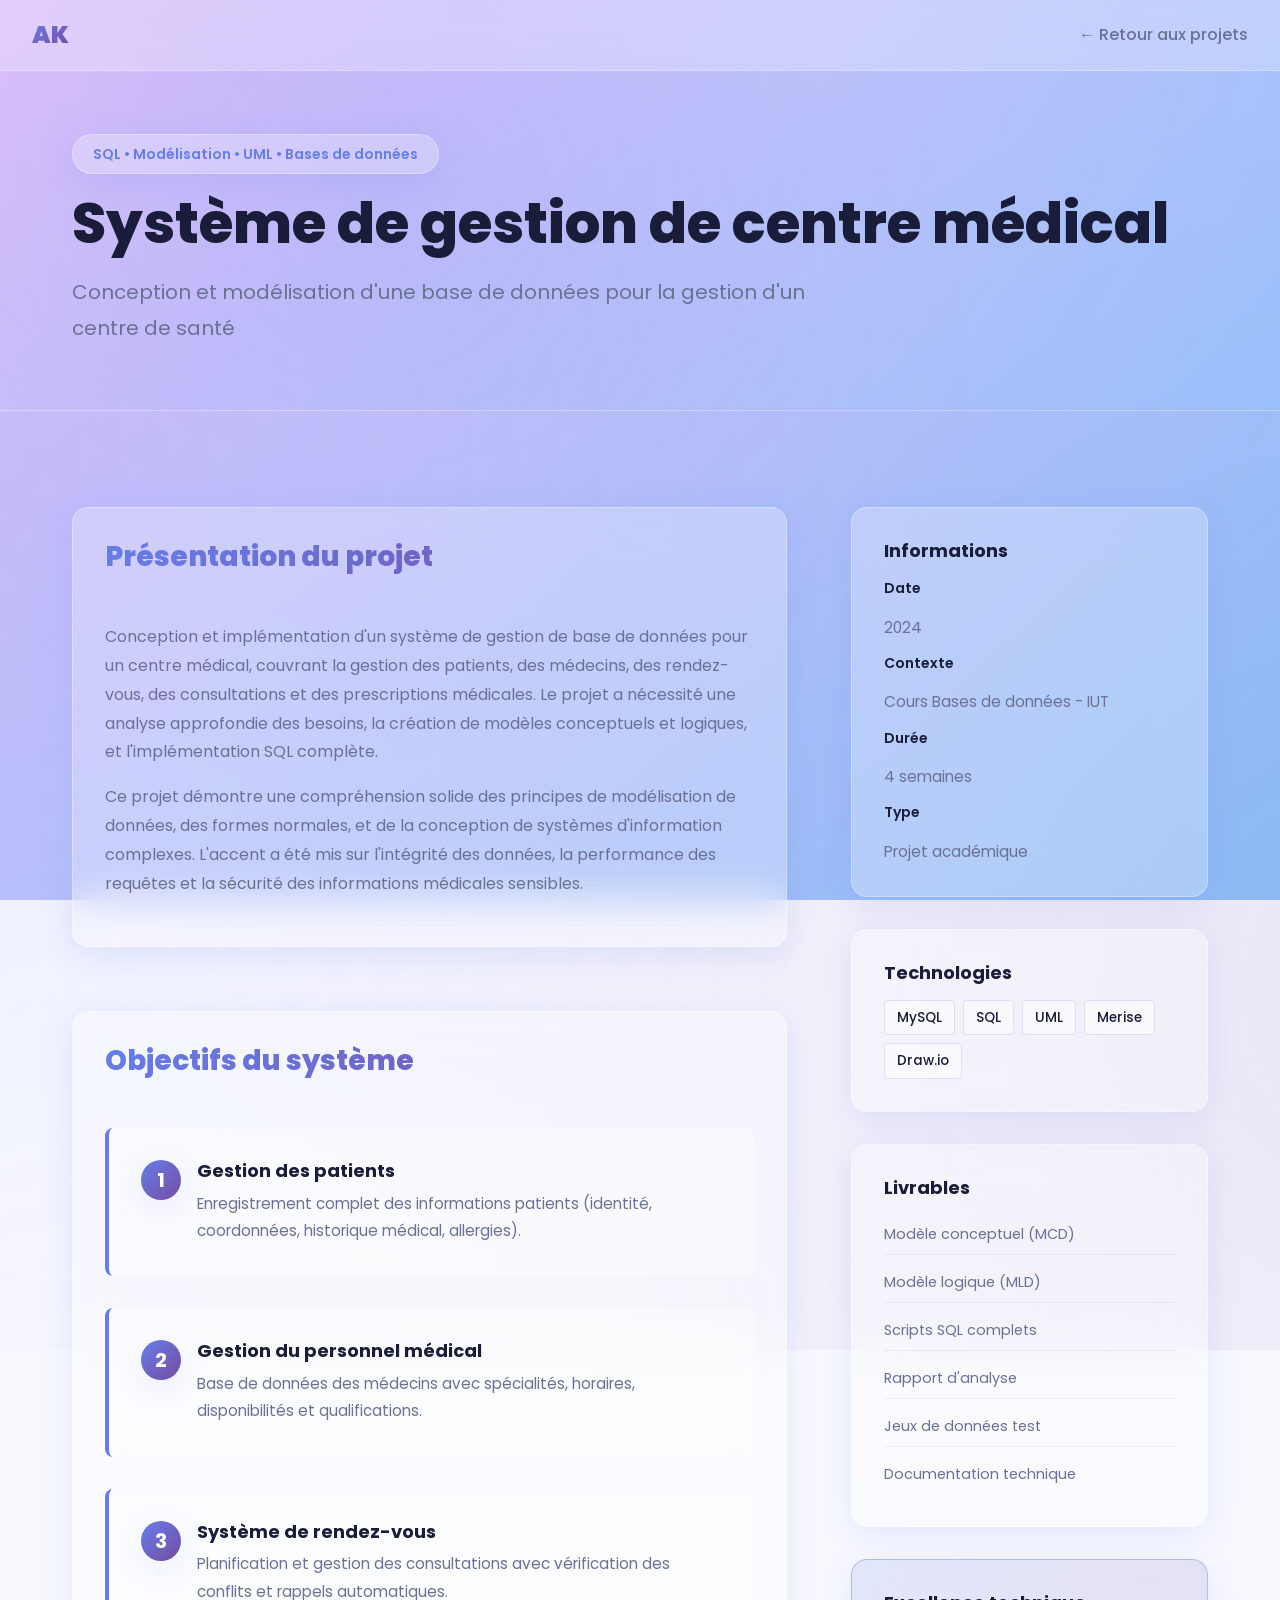
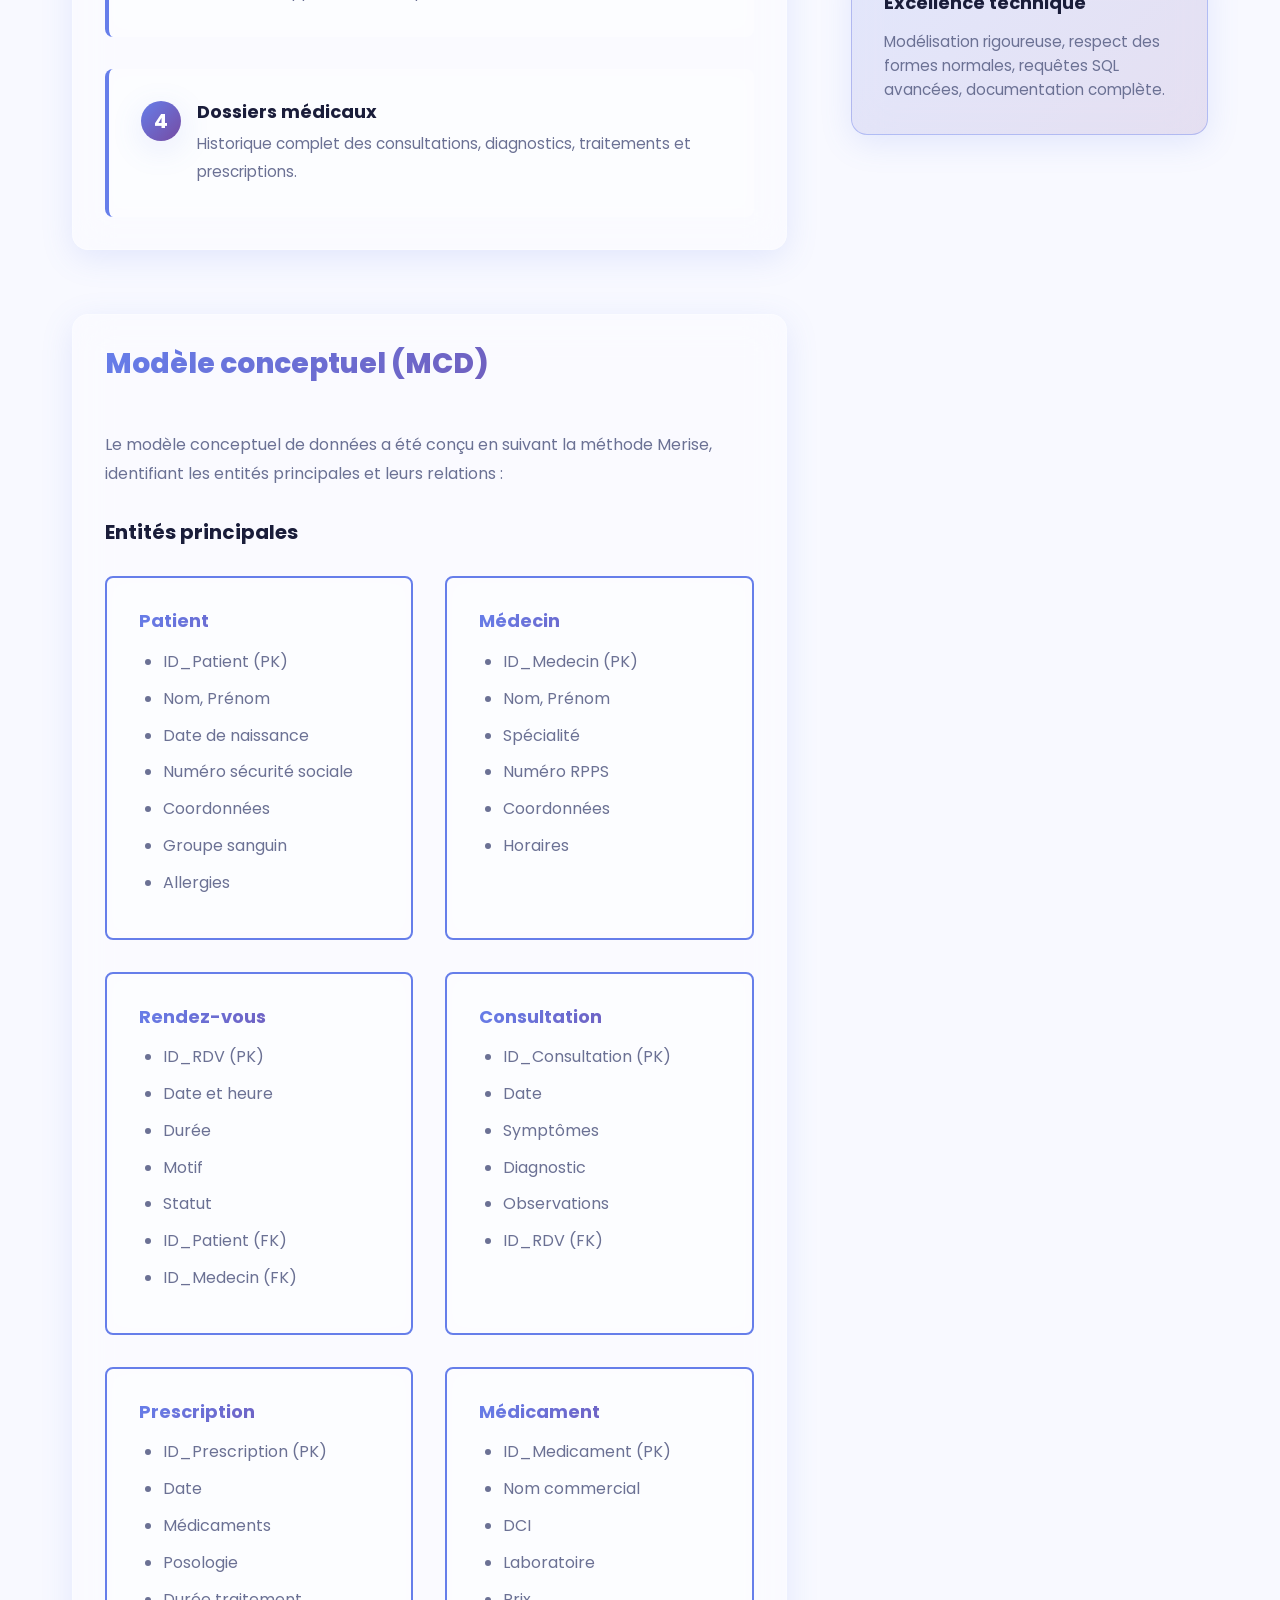
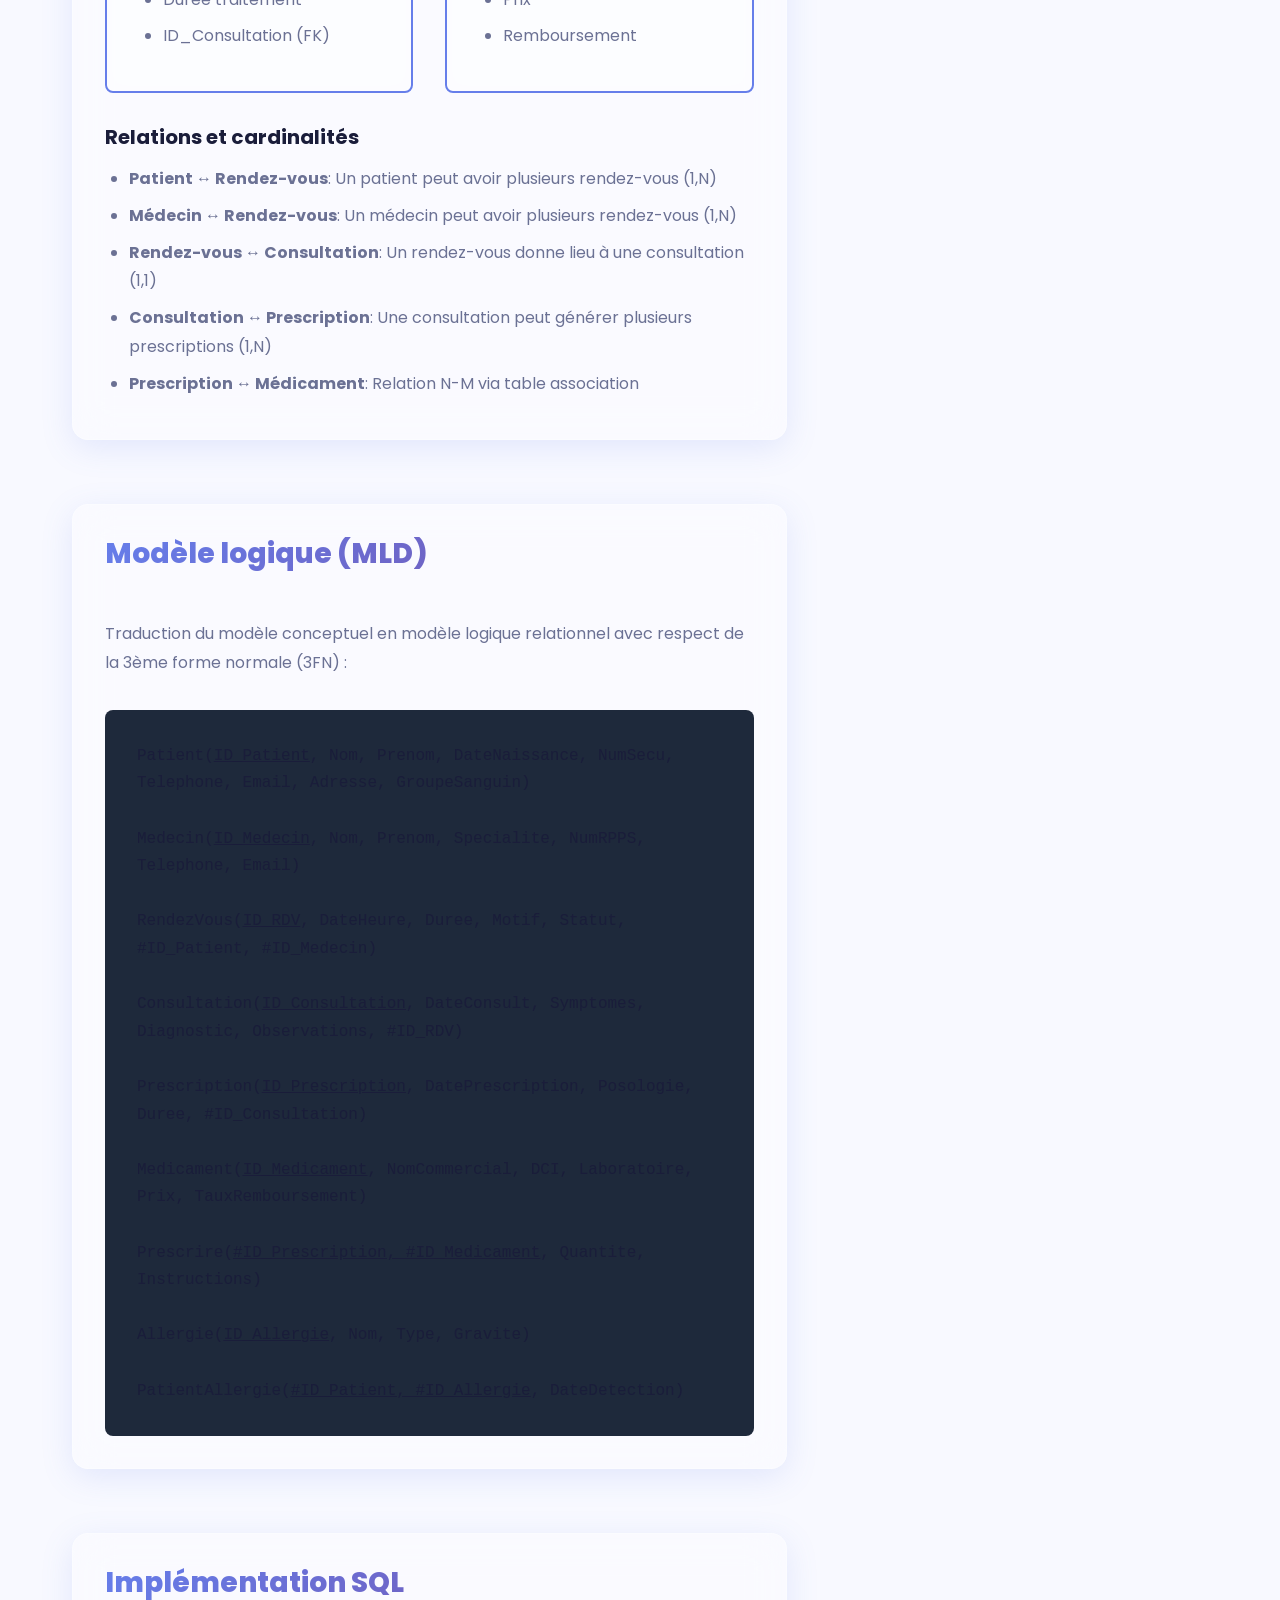
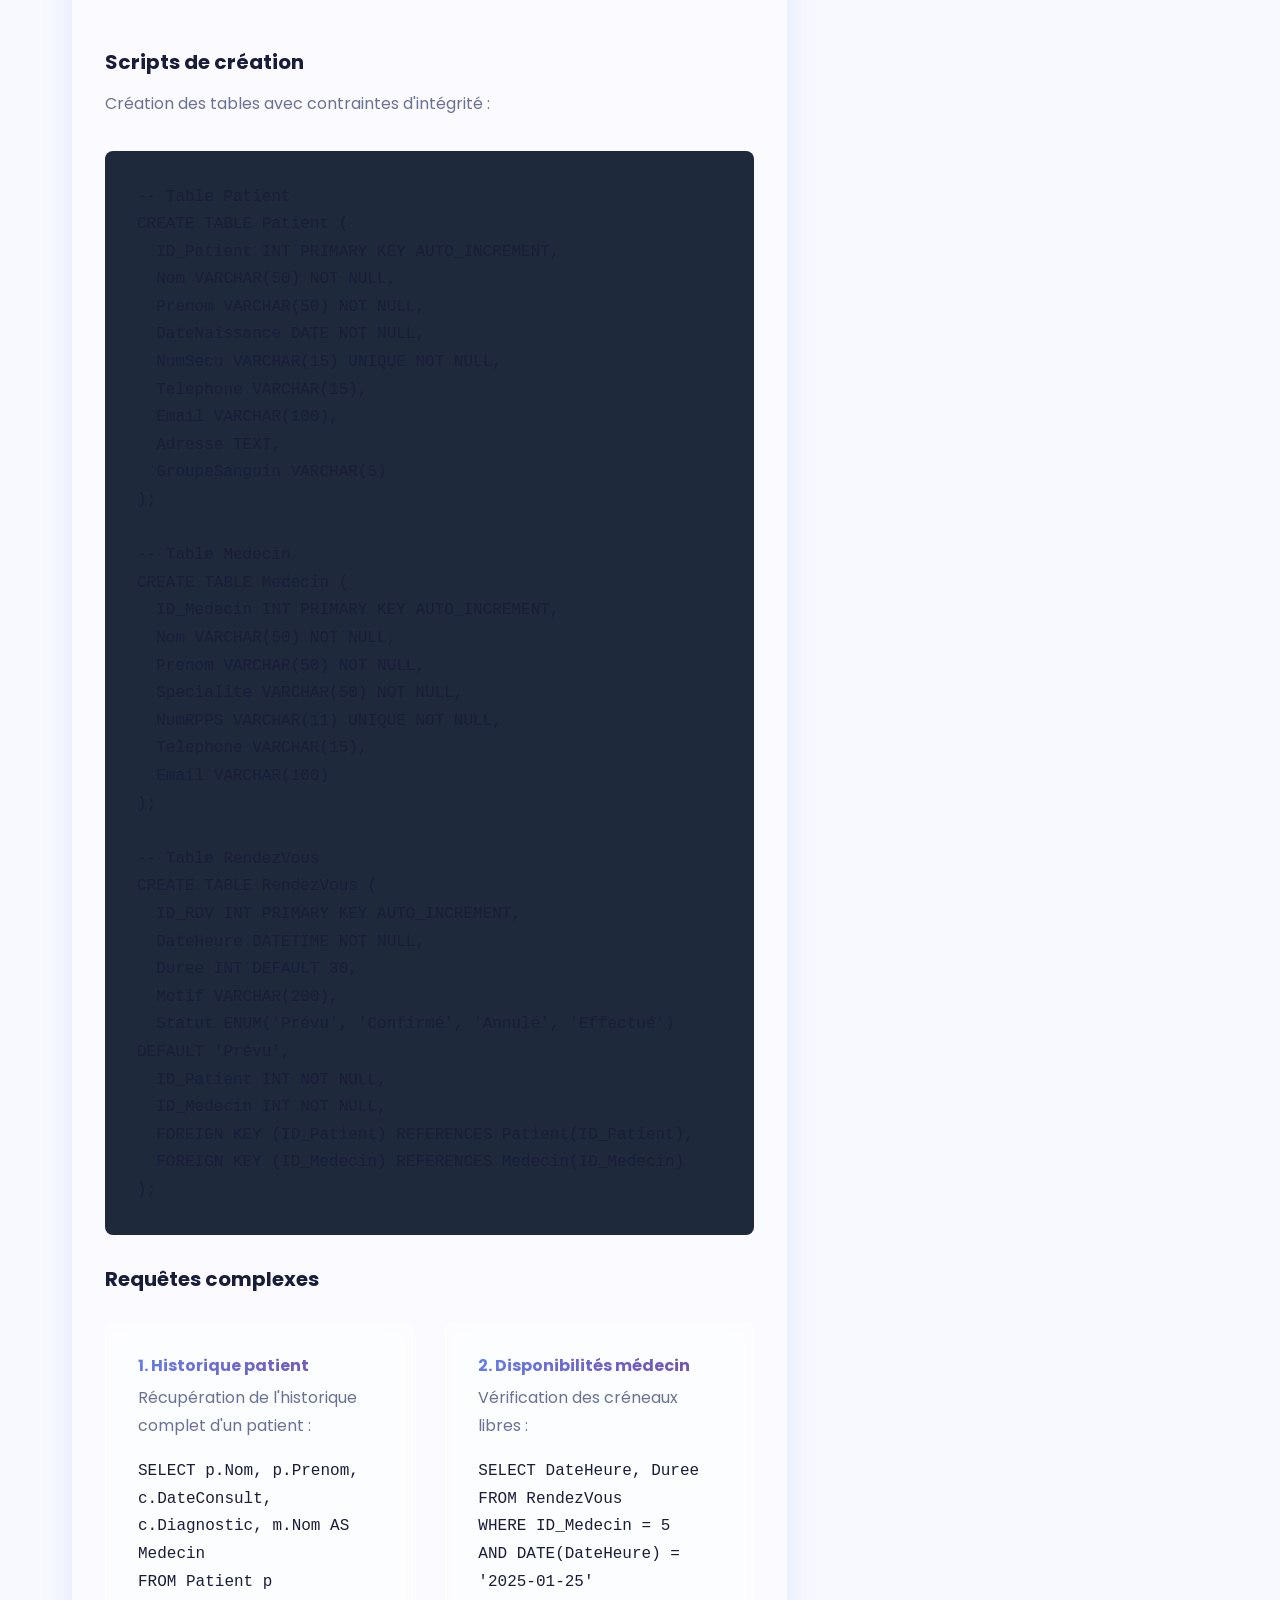
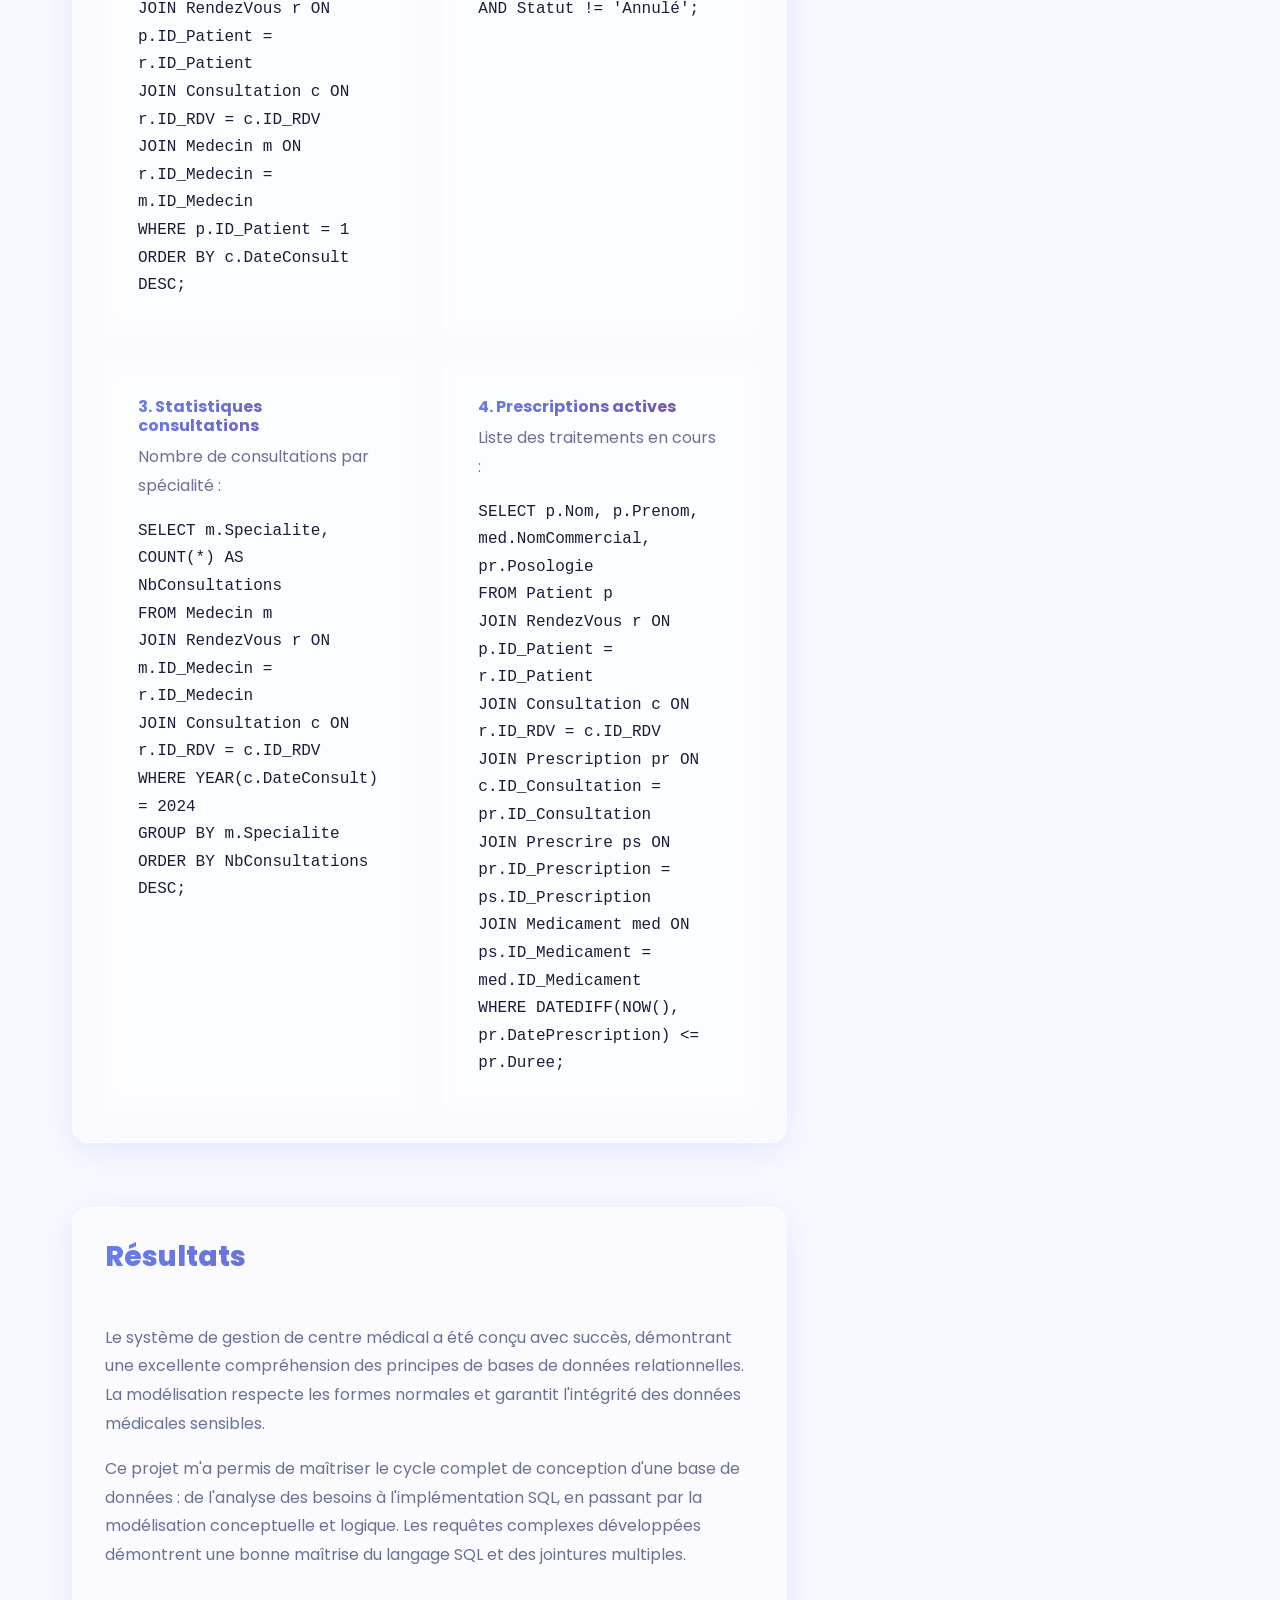
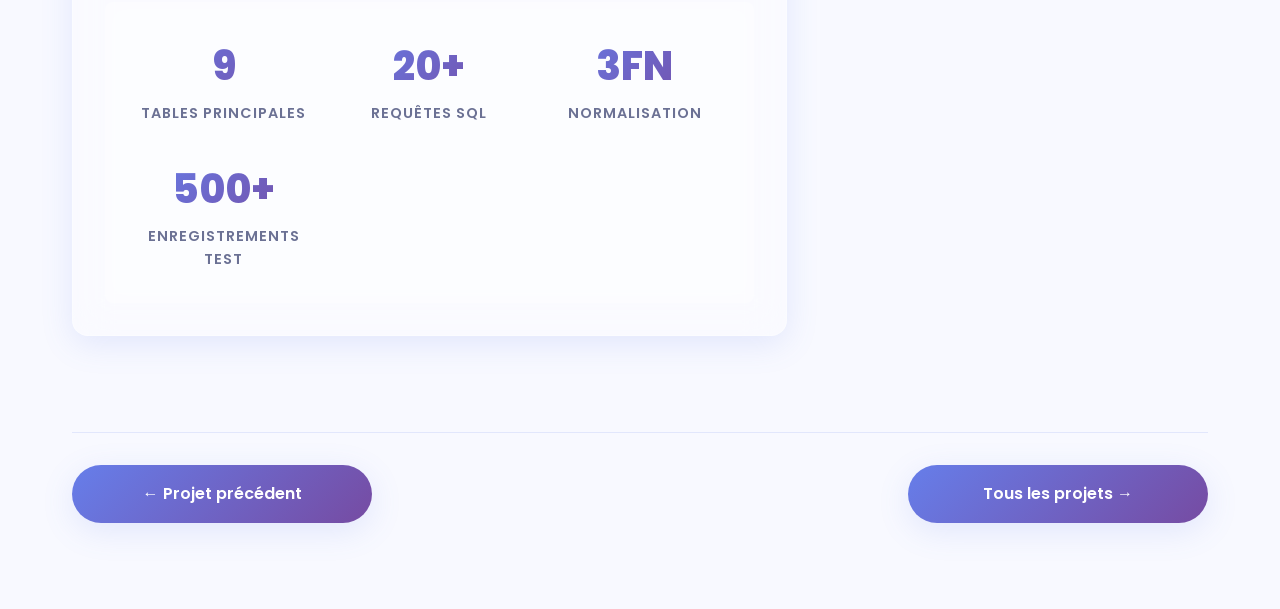
<file: projet-base-donnees.html>
<!DOCTYPE html>
<html lang="fr">
<head>
    <meta charset="UTF-8">
    <meta name="viewport" content="width=device-width, initial-scale=1.0">
    <title>Système de gestion centre médical - Ali Khaloui</title>
    <link rel="stylesheet" href="style.css">
    <link rel="icon" type="image/svg+xml" href="data:image/svg+xml,%3Csvg xmlns='http://www.w3.org/2000/svg' viewBox='0 0 100 100'%3E%3Cdefs%3E%3ClinearGradient id='g' x1='0%25' y1='0%25' x2='100%25' y2='100%25'%3E%3Cstop offset='0%25' stop-color='%23667eea'/%3E%3Cstop offset='100%25' stop-color='%23764ba2'/%3E%3C/linearGradient%3E%3C/defs%3E%3Crect width='100' height='100' rx='20' fill='url(%23g)'/%3E%3Ctext x='50' y='68' font-family='Poppins,sans-serif' font-size='52' font-weight='700' text-anchor='middle' fill='white'%3EAK%3C/text%3E%3C/svg%3E">
    <link rel="stylesheet" href="project-style.css">
    <link href="https://fonts.googleapis.com/css2?family=Poppins:wght@300;400;500;600;700;800;900&display=swap" rel="stylesheet">
</head>
<body>
    <nav class="nav">
        <div class="nav-container">
            <a href="index.html" class="nav-logo">AK</a>
            <a href="index.html#projets" class="back-link">← Retour aux projets</a>
        </div>
    </nav>

    <div class="project-hero">
        <div class="container">
            <span class="project-tag">SQL • Modélisation • UML • Bases de données</span>
            <h1 class="project-hero-title">Système de gestion de centre médical</h1>
            <p class="project-hero-subtitle">Conception et modélisation d'une base de données pour la gestion d'un centre de santé</p>
        </div>
    </div>

    <main class="project-detail">
        <div class="container">
            <div class="project-content-grid">
                <div class="project-main-content">
                    <section class="content-section">
                        <h2>Présentation du projet</h2>
                        <p>
                            Conception et implémentation d'un système de gestion de base de données pour un centre 
                            médical, couvrant la gestion des patients, des médecins, des rendez-vous, des consultations 
                            et des prescriptions médicales. Le projet a nécessité une analyse approfondie des besoins, 
                            la création de modèles conceptuels et logiques, et l'implémentation SQL complète.
                        </p>
                        <p>
                            Ce projet démontre une compréhension solide des principes de modélisation de données, 
                            des formes normales, et de la conception de systèmes d'information complexes. L'accent 
                            a été mis sur l'intégrité des données, la performance des requêtes et la sécurité des 
                            informations médicales sensibles.
                        </p>
                    </section>

                    <section class="content-section">
                        <h2>Objectifs du système</h2>
                        <div class="objectives-list">
                            <div class="objective-item">
                                <div class="objective-number">1</div>
                                <div class="objective-content">
                                    <h3>Gestion des patients</h3>
                                    <p>Enregistrement complet des informations patients (identité, coordonnées, historique médical, allergies).</p>
                                </div>
                            </div>
                            <div class="objective-item">
                                <div class="objective-number">2</div>
                                <div class="objective-content">
                                    <h3>Gestion du personnel médical</h3>
                                    <p>Base de données des médecins avec spécialités, horaires, disponibilités et qualifications.</p>
                                </div>
                            </div>
                            <div class="objective-item">
                                <div class="objective-number">3</div>
                                <div class="objective-content">
                                    <h3>Système de rendez-vous</h3>
                                    <p>Planification et gestion des consultations avec vérification des conflits et rappels automatiques.</p>
                                </div>
                            </div>
                            <div class="objective-item">
                                <div class="objective-number">4</div>
                                <div class="objective-content">
                                    <h3>Dossiers médicaux</h3>
                                    <p>Historique complet des consultations, diagnostics, traitements et prescriptions.</p>
                                </div>
                            </div>
                        </div>
                    </section>

                    <section class="content-section">
                        <h2>Modèle conceptuel (MCD)</h2>
                        <p>
                            Le modèle conceptuel de données a été conçu en suivant la méthode Merise, 
                            identifiant les entités principales et leurs relations :
                        </p>
                        <div class="data-model">
                            <div class="entity-block">
                                <h3>Entités principales</h3>
                                <div class="entities-grid">
                                    <div class="entity-card">
                                        <h4>Patient</h4>
                                        <ul>
                                            <li>ID_Patient (PK)</li>
                                            <li>Nom, Prénom</li>
                                            <li>Date de naissance</li>
                                            <li>Numéro sécurité sociale</li>
                                            <li>Coordonnées</li>
                                            <li>Groupe sanguin</li>
                                            <li>Allergies</li>
                                        </ul>
                                    </div>
                                    <div class="entity-card">
                                        <h4>Médecin</h4>
                                        <ul>
                                            <li>ID_Medecin (PK)</li>
                                            <li>Nom, Prénom</li>
                                            <li>Spécialité</li>
                                            <li>Numéro RPPS</li>
                                            <li>Coordonnées</li>
                                            <li>Horaires</li>
                                        </ul>
                                    </div>
                                    <div class="entity-card">
                                        <h4>Rendez-vous</h4>
                                        <ul>
                                            <li>ID_RDV (PK)</li>
                                            <li>Date et heure</li>
                                            <li>Durée</li>
                                            <li>Motif</li>
                                            <li>Statut</li>
                                            <li>ID_Patient (FK)</li>
                                            <li>ID_Medecin (FK)</li>
                                        </ul>
                                    </div>
                                    <div class="entity-card">
                                        <h4>Consultation</h4>
                                        <ul>
                                            <li>ID_Consultation (PK)</li>
                                            <li>Date</li>
                                            <li>Symptômes</li>
                                            <li>Diagnostic</li>
                                            <li>Observations</li>
                                            <li>ID_RDV (FK)</li>
                                        </ul>
                                    </div>
                                    <div class="entity-card">
                                        <h4>Prescription</h4>
                                        <ul>
                                            <li>ID_Prescription (PK)</li>
                                            <li>Date</li>
                                            <li>Médicaments</li>
                                            <li>Posologie</li>
                                            <li>Durée traitement</li>
                                            <li>ID_Consultation (FK)</li>
                                        </ul>
                                    </div>
                                    <div class="entity-card">
                                        <h4>Médicament</h4>
                                        <ul>
                                            <li>ID_Medicament (PK)</li>
                                            <li>Nom commercial</li>
                                            <li>DCI</li>
                                            <li>Laboratoire</li>
                                            <li>Prix</li>
                                            <li>Remboursement</li>
                                        </ul>
                                    </div>
                                </div>
                            </div>
                            <div class="relations-block">
                                <h3>Relations et cardinalités</h3>
                                <ul class="relations-list">
                                    <li><strong>Patient ↔ Rendez-vous</strong>: Un patient peut avoir plusieurs rendez-vous (1,N)</li>
                                    <li><strong>Médecin ↔ Rendez-vous</strong>: Un médecin peut avoir plusieurs rendez-vous (1,N)</li>
                                    <li><strong>Rendez-vous ↔ Consultation</strong>: Un rendez-vous donne lieu à une consultation (1,1)</li>
                                    <li><strong>Consultation ↔ Prescription</strong>: Une consultation peut générer plusieurs prescriptions (1,N)</li>
                                    <li><strong>Prescription ↔ Médicament</strong>: Relation N-M via table association</li>
                                </ul>
                            </div>
                        </div>
                    </section>

                    <section class="content-section">
                        <h2>Modèle logique (MLD)</h2>
                        <p>
                            Traduction du modèle conceptuel en modèle logique relationnel avec respect 
                            de la 3ème forme normale (3FN) :
                        </p>
                        <div class="logical-model">
                            <div class="table-schema">
                                <code>
                                    Patient(<u>ID_Patient</u>, Nom, Prenom, DateNaissance, NumSecu, Telephone, Email, Adresse, GroupeSanguin)<br><br>
                                    Medecin(<u>ID_Medecin</u>, Nom, Prenom, Specialite, NumRPPS, Telephone, Email)<br><br>
                                    RendezVous(<u>ID_RDV</u>, DateHeure, Duree, Motif, Statut, #ID_Patient, #ID_Medecin)<br><br>
                                    Consultation(<u>ID_Consultation</u>, DateConsult, Symptomes, Diagnostic, Observations, #ID_RDV)<br><br>
                                    Prescription(<u>ID_Prescription</u>, DatePrescription, Posologie, Duree, #ID_Consultation)<br><br>
                                    Medicament(<u>ID_Medicament</u>, NomCommercial, DCI, Laboratoire, Prix, TauxRemboursement)<br><br>
                                    Prescrire(<u>#ID_Prescription, #ID_Medicament</u>, Quantite, Instructions)<br><br>
                                    Allergie(<u>ID_Allergie</u>, Nom, Type, Gravite)<br><br>
                                    PatientAllergie(<u>#ID_Patient, #ID_Allergie</u>, DateDetection)
                                </code>
                            </div>
                        </div>
                    </section>

                    <section class="content-section">
                        <h2>Implémentation SQL</h2>
                        <div class="sql-implementation">
                            <h3>Scripts de création</h3>
                            <p>Création des tables avec contraintes d'intégrité :</p>
                            <div class="code-block">
                                <code>
-- Table Patient<br>
CREATE TABLE Patient (<br>
&nbsp;&nbsp;ID_Patient INT PRIMARY KEY AUTO_INCREMENT,<br>
&nbsp;&nbsp;Nom VARCHAR(50) NOT NULL,<br>
&nbsp;&nbsp;Prenom VARCHAR(50) NOT NULL,<br>
&nbsp;&nbsp;DateNaissance DATE NOT NULL,<br>
&nbsp;&nbsp;NumSecu VARCHAR(15) UNIQUE NOT NULL,<br>
&nbsp;&nbsp;Telephone VARCHAR(15),<br>
&nbsp;&nbsp;Email VARCHAR(100),<br>
&nbsp;&nbsp;Adresse TEXT,<br>
&nbsp;&nbsp;GroupeSanguin VARCHAR(5)<br>
);<br><br>

-- Table Medecin<br>
CREATE TABLE Medecin (<br>
&nbsp;&nbsp;ID_Medecin INT PRIMARY KEY AUTO_INCREMENT,<br>
&nbsp;&nbsp;Nom VARCHAR(50) NOT NULL,<br>
&nbsp;&nbsp;Prenom VARCHAR(50) NOT NULL,<br>
&nbsp;&nbsp;Specialite VARCHAR(50) NOT NULL,<br>
&nbsp;&nbsp;NumRPPS VARCHAR(11) UNIQUE NOT NULL,<br>
&nbsp;&nbsp;Telephone VARCHAR(15),<br>
&nbsp;&nbsp;Email VARCHAR(100)<br>
);<br><br>

-- Table RendezVous<br>
CREATE TABLE RendezVous (<br>
&nbsp;&nbsp;ID_RDV INT PRIMARY KEY AUTO_INCREMENT,<br>
&nbsp;&nbsp;DateHeure DATETIME NOT NULL,<br>
&nbsp;&nbsp;Duree INT DEFAULT 30,<br>
&nbsp;&nbsp;Motif VARCHAR(200),<br>
&nbsp;&nbsp;Statut ENUM('Prévu', 'Confirmé', 'Annulé', 'Effectué') DEFAULT 'Prévu',<br>
&nbsp;&nbsp;ID_Patient INT NOT NULL,<br>
&nbsp;&nbsp;ID_Medecin INT NOT NULL,<br>
&nbsp;&nbsp;FOREIGN KEY (ID_Patient) REFERENCES Patient(ID_Patient),<br>
&nbsp;&nbsp;FOREIGN KEY (ID_Medecin) REFERENCES Medecin(ID_Medecin)<br>
);
                                </code>
                            </div>

                            <h3>Requêtes complexes</h3>
                            <div class="queries-grid">
                                <div class="query-example">
                                    <h4>1. Historique patient</h4>
                                    <p>Récupération de l'historique complet d'un patient :</p>
                                    <code>
SELECT p.Nom, p.Prenom, c.DateConsult, c.Diagnostic, m.Nom AS Medecin<br>
FROM Patient p<br>
JOIN RendezVous r ON p.ID_Patient = r.ID_Patient<br>
JOIN Consultation c ON r.ID_RDV = c.ID_RDV<br>
JOIN Medecin m ON r.ID_Medecin = m.ID_Medecin<br>
WHERE p.ID_Patient = 1<br>
ORDER BY c.DateConsult DESC;
                                    </code>
                                </div>
                                <div class="query-example">
                                    <h4>2. Disponibilités médecin</h4>
                                    <p>Vérification des créneaux libres :</p>
                                    <code>
SELECT DateHeure, Duree<br>
FROM RendezVous<br>
WHERE ID_Medecin = 5<br>
AND DATE(DateHeure) = '2025-01-25'<br>
AND Statut != 'Annulé';
                                    </code>
                                </div>
                                <div class="query-example">
                                    <h4>3. Statistiques consultations</h4>
                                    <p>Nombre de consultations par spécialité :</p>
                                    <code>
SELECT m.Specialite, COUNT(*) AS NbConsultations<br>
FROM Medecin m<br>
JOIN RendezVous r ON m.ID_Medecin = r.ID_Medecin<br>
JOIN Consultation c ON r.ID_RDV = c.ID_RDV<br>
WHERE YEAR(c.DateConsult) = 2024<br>
GROUP BY m.Specialite<br>
ORDER BY NbConsultations DESC;
                                    </code>
                                </div>
                                <div class="query-example">
                                    <h4>4. Prescriptions actives</h4>
                                    <p>Liste des traitements en cours :</p>
                                    <code>
SELECT p.Nom, p.Prenom, med.NomCommercial, pr.Posologie<br>
FROM Patient p<br>
JOIN RendezVous r ON p.ID_Patient = r.ID_Patient<br>
JOIN Consultation c ON r.ID_RDV = c.ID_RDV<br>
JOIN Prescription pr ON c.ID_Consultation = pr.ID_Consultation<br>
JOIN Prescrire ps ON pr.ID_Prescription = ps.ID_Prescription<br>
JOIN Medicament med ON ps.ID_Medicament = med.ID_Medicament<br>
WHERE DATEDIFF(NOW(), pr.DatePrescription) &lt;= pr.Duree;
                                    </code>
                                </div>
                            </div>
                        </div>
                    </section>
                    <section class="content-section">
                        <h2>Résultats</h2>
                        <p>
                            Le système de gestion de centre médical a été conçu avec succès, démontrant une 
                            excellente compréhension des principes de bases de données relationnelles. La 
                            modélisation respecte les formes normales et garantit l'intégrité des données 
                            médicales sensibles.
                        </p>
                        <p>
                            Ce projet m'a permis de maîtriser le cycle complet de conception d'une base de 
                            données : de l'analyse des besoins à l'implémentation SQL, en passant par la 
                            modélisation conceptuelle et logique. Les requêtes complexes développées démontrent 
                            une bonne maîtrise du langage SQL et des jointures multiples.
                        </p>
                        <div class="project-stats">
                            <div class="stat-item">
                                <div class="stat-number">9</div>
                                <div class="stat-label">Tables principales</div>
                            </div>
                            <div class="stat-item">
                                <div class="stat-number">20+</div>
                                <div class="stat-label">Requêtes SQL</div>
                            </div>
                            <div class="stat-item">
                                <div class="stat-number">3FN</div>
                                <div class="stat-label">Normalisation</div>
                            </div>
                            <div class="stat-item">
                                <div class="stat-number">500+</div>
                                <div class="stat-label">Enregistrements test</div>
                            </div>
                        </div>
                    </section>
                </div>

                <aside class="project-sidebar">
                    <div class="sidebar-card">
                        <h3>Informations</h3>
                        <dl class="info-list">
                            <dt>Date</dt>
                            <dd>2024</dd>
                            
                            <dt>Contexte</dt>
                            <dd>Cours Bases de données - IUT</dd>
                            
                            <dt>Durée</dt>
                            <dd>4 semaines</dd>
                            
                            <dt>Type</dt>
                            <dd>Projet académique</dd>
                        </dl>
                    </div>

                    <div class="sidebar-card">
                        <h3>Technologies</h3>
                        <div class="tech-list">
                            <span class="tech-badge">MySQL</span>
                            <span class="tech-badge">SQL</span>
                            <span class="tech-badge">UML</span>
                            <span class="tech-badge">Merise</span>
                            <span class="tech-badge">Draw.io</span>
                        </div>
                    </div>

                    <div class="sidebar-card">
                        <h3>Livrables</h3>
                        <ul class="file-list">
                            <li>Modèle conceptuel (MCD)</li>
                            <li>Modèle logique (MLD)</li>
                            <li>Scripts SQL complets</li>
                            <li>Rapport d'analyse</li>
                            <li>Jeux de données test</li>
                            <li>Documentation technique</li>
                        </ul>
                    </div>

                    <div class="sidebar-card highlight">
                        <h3>Excellence technique</h3>
                        <p class="evaluation-text">
                            Modélisation rigoureuse, respect des formes normales, 
                            requêtes SQL avancées, documentation complète.
                        </p>
                    </div>
                </aside>
            </div>

            <div class="project-navigation">
                <a href="projet-grande-muraille.html" class="nav-button">← Projet précédent</a>
                <a href="index.html#projets" class="nav-button">Tous les projets →</a>
            </div>
        </div>
    </main>

    <footer class="footer">
        <div class="container">
            <div class="footer-content">
                <p>&copy; 2025 Ali Khaloui. Tous droits réservés.</p>
            </div>
        </div>
    </footer>

    <script src="script.js"></script>
</body>
</html>
</file>
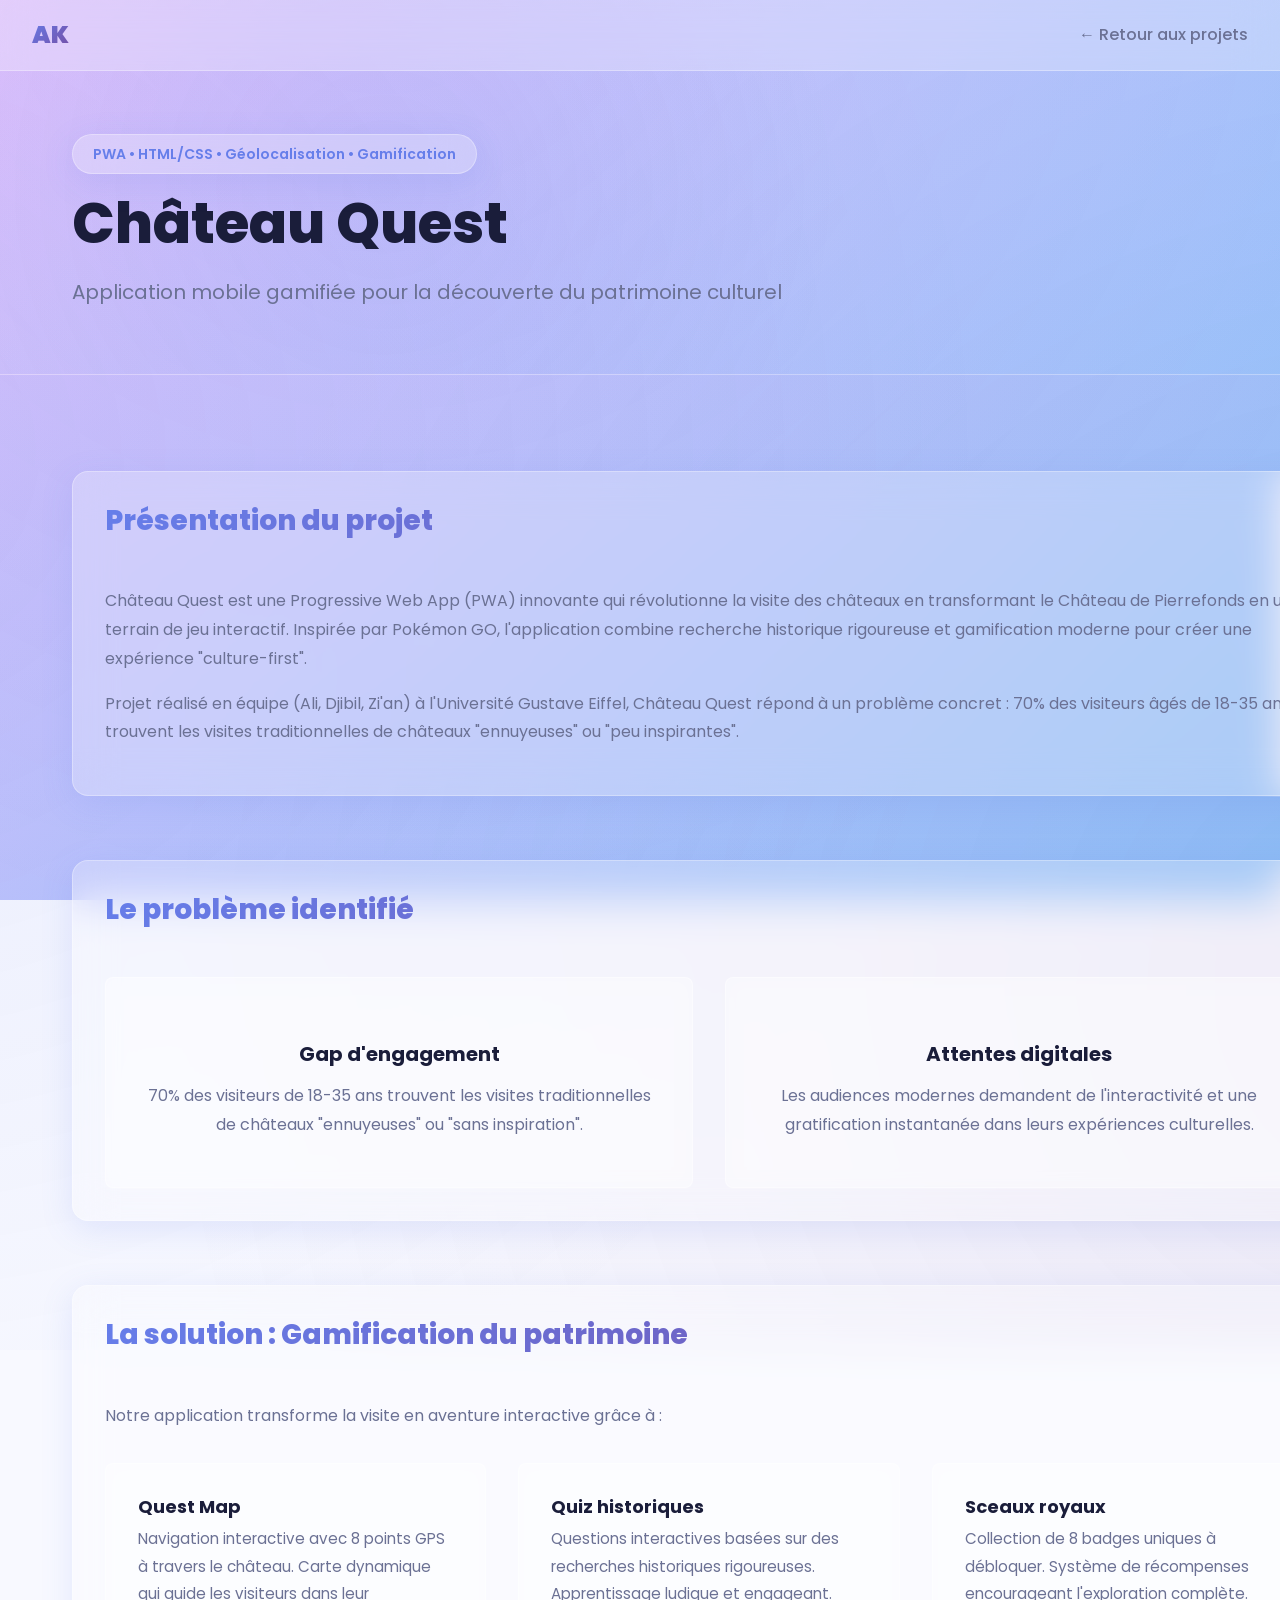
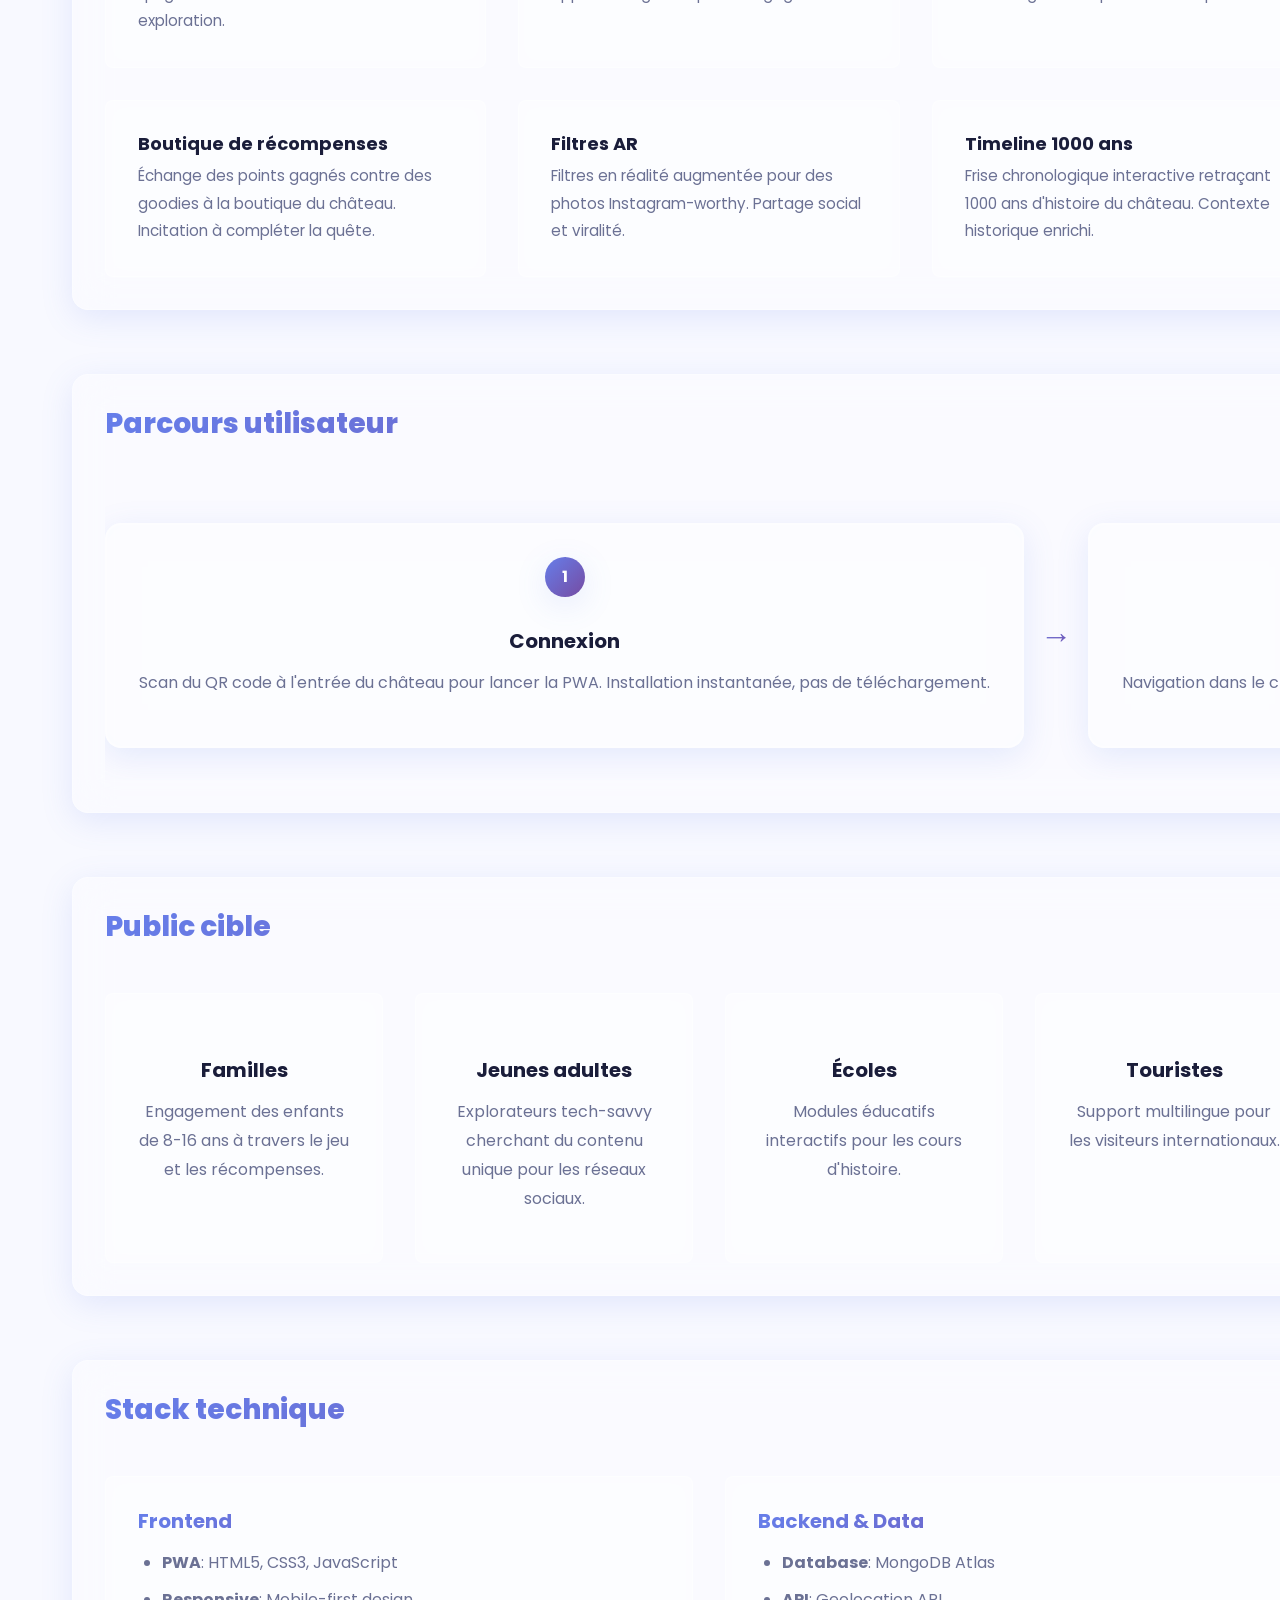
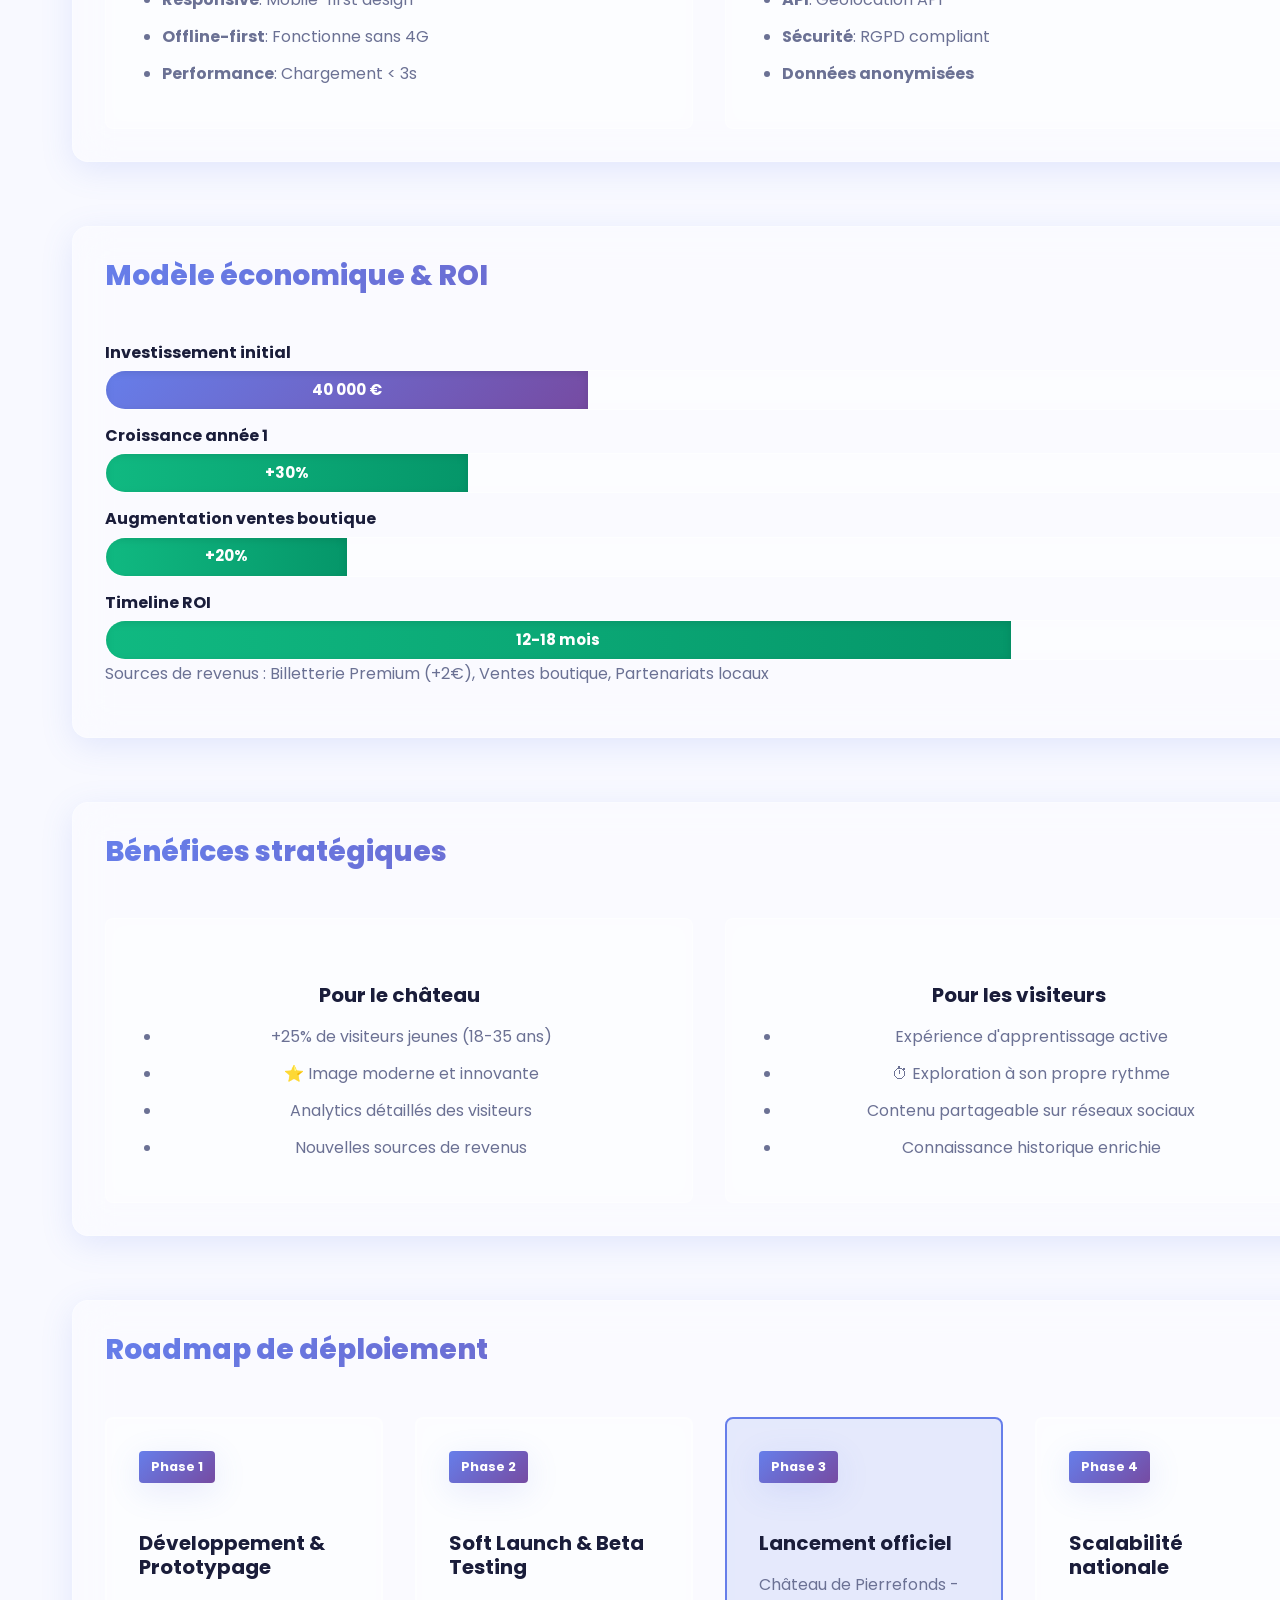
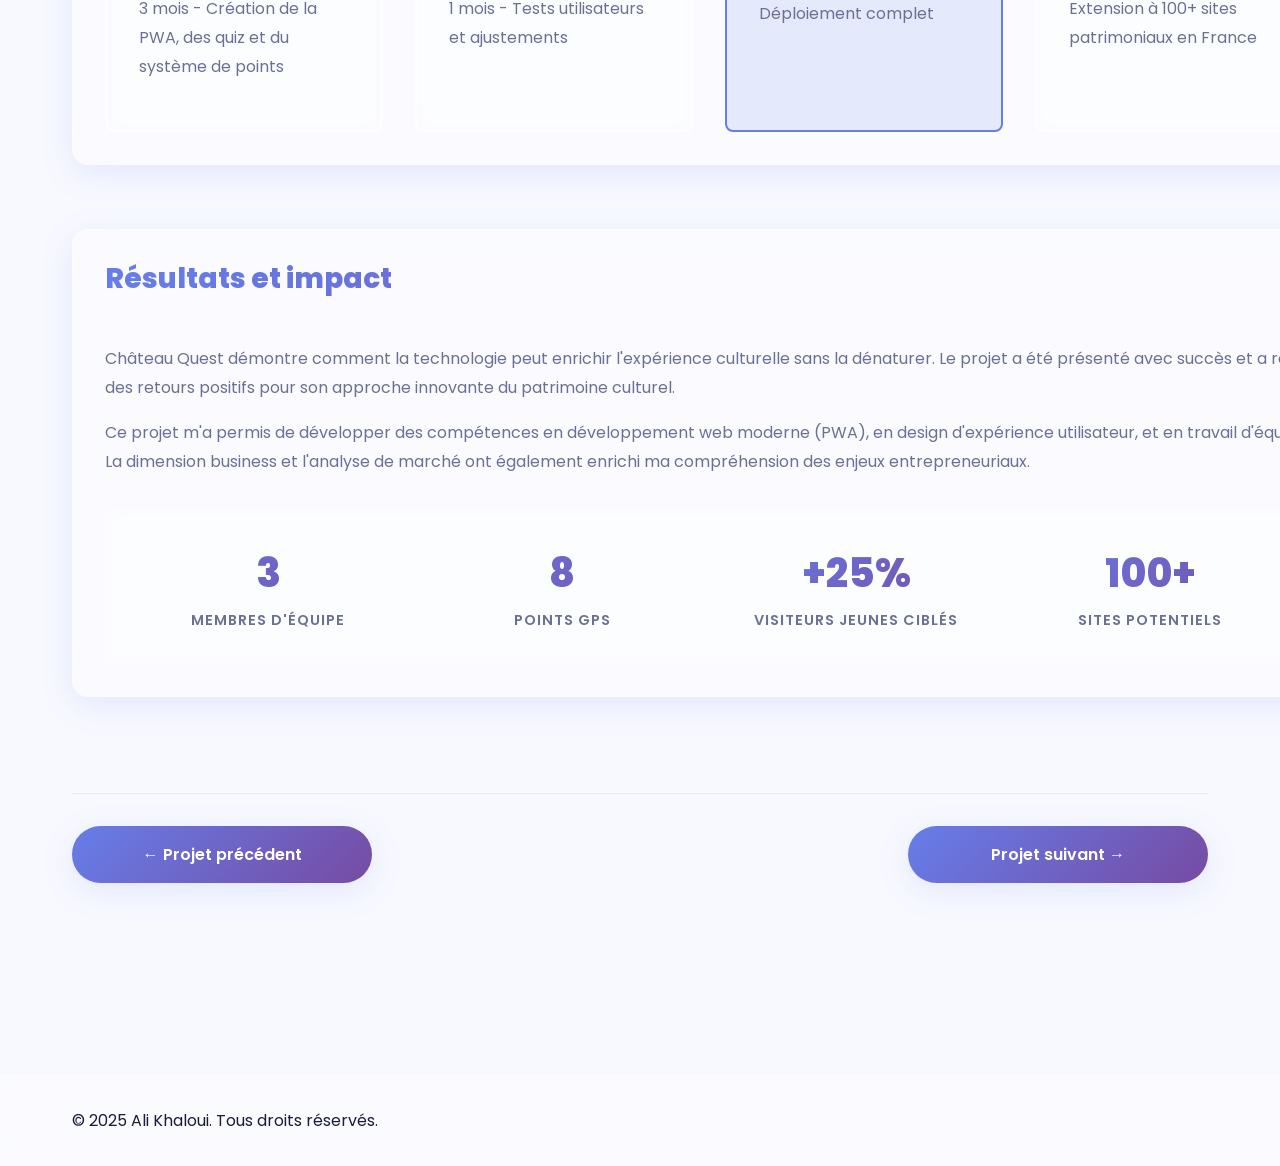
<file: projet-chateau-quest.html>
<!DOCTYPE html>
<html lang="fr">
<head>
    <meta charset="UTF-8">
    <meta name="viewport" content="width=device-width, initial-scale=1.0">
    <title>Château Quest - Ali Khaloui</title>
    <link rel="stylesheet" href="style.css">
    <link rel="icon" type="image/svg+xml" href="data:image/svg+xml,%3Csvg xmlns='http://www.w3.org/2000/svg' viewBox='0 0 100 100'%3E%3Cdefs%3E%3ClinearGradient id='g' x1='0%25' y1='0%25' x2='100%25' y2='100%25'%3E%3Cstop offset='0%25' stop-color='%23667eea'/%3E%3Cstop offset='100%25' stop-color='%23764ba2'/%3E%3C/linearGradient%3E%3C/defs%3E%3Crect width='100' height='100' rx='20' fill='url(%23g)'/%3E%3Ctext x='50' y='68' font-family='Poppins,sans-serif' font-size='52' font-weight='700' text-anchor='middle' fill='white'%3EAK%3C/text%3E%3C/svg%3E">
    <link rel="stylesheet" href="project-style.css">
    <link href="https://fonts.googleapis.com/css2?family=Poppins:wght@300;400;500;600;700;800;900&display=swap" rel="stylesheet">
</head>
<body>
    <nav class="nav">
        <div class="nav-container">
            <a href="index.html" class="nav-logo">AK</a>
            <a href="index.html#projets" class="back-link">← Retour aux projets</a>
        </div>
    </nav>

    <div class="project-hero">
        <div class="container">
            <span class="project-tag">PWA • HTML/CSS • Géolocalisation • Gamification</span>
            <h1 class="project-hero-title">Château Quest</h1>
            <p class="project-hero-subtitle">Application mobile gamifiée pour la découverte du patrimoine culturel</p>
        </div>
    </div>

    <main class="project-detail">
        <div class="container">
            <div class="project-content-grid">
                <div class="project-main-content">
                    <section class="content-section">
                        <h2>Présentation du projet</h2>
                        <p>
                            Château Quest est une Progressive Web App (PWA) innovante qui révolutionne la visite 
                            des châteaux en transformant le Château de Pierrefonds en un terrain de jeu interactif. 
                            Inspirée par Pokémon GO, l'application combine recherche historique rigoureuse et 
                            gamification moderne pour créer une expérience "culture-first".
                        </p>
                        <p>
                            Projet réalisé en équipe (Ali, Djibil, Zi'an) à l'Université Gustave Eiffel, 
                            Château Quest répond à un problème concret : 70% des visiteurs âgés de 18-35 ans 
                            trouvent les visites traditionnelles de châteaux "ennuyeuses" ou "peu inspirantes".
                        </p>
                    </section>

                    <section class="content-section">
                        <h2>Le problème identifié</h2>
                        <div class="problem-grid">
                            <div class="problem-card">
                                <h3>Gap d'engagement</h3>
                                <p>70% des visiteurs de 18-35 ans trouvent les visites traditionnelles de châteaux "ennuyeuses" ou "sans inspiration".</p>
                            </div>
                            <div class="problem-card">
                                <h3>Attentes digitales</h3>
                                <p>Les audiences modernes demandent de l'interactivité et une gratification instantanée dans leurs expériences culturelles.</p>
                            </div>
                        </div>
                    </section>

                    <section class="content-section">
                        <h2>La solution : Gamification du patrimoine</h2>
                        <p>
                            Notre application transforme la visite en aventure interactive grâce à :
                        </p>
                        <div class="features-grid">
                            <div class="feature-item">
                                <h3>Quest Map</h3>
                                <p>Navigation interactive avec 8 points GPS à travers le château. Carte dynamique qui guide les visiteurs dans leur exploration.</p>
                            </div>
                            <div class="feature-item">
                                <h3>Quiz historiques</h3>
                                <p>Questions interactives basées sur des recherches historiques rigoureuses. Apprentissage ludique et engageant.</p>
                            </div>
                            <div class="feature-item">
                                <h3>Sceaux royaux</h3>
                                <p>Collection de 8 badges uniques à débloquer. Système de récompenses encourageant l'exploration complète.</p>
                            </div>
                            <div class="feature-item">
                                <h3>Boutique de récompenses</h3>
                                <p>Échange des points gagnés contre des goodies à la boutique du château. Incitation à compléter la quête.</p>
                            </div>
                            <div class="feature-item">
                                <h3>Filtres AR</h3>
                                <p>Filtres en réalité augmentée pour des photos Instagram-worthy. Partage social et viralité.</p>
                            </div>
                            <div class="feature-item">
                                <h3>Timeline 1000 ans</h3>
                                <p>Frise chronologique interactive retraçant 1000 ans d'histoire du château. Contexte historique enrichi.</p>
                            </div>
                        </div>
                    </section>

                    <section class="content-section">
                        <h2>Parcours utilisateur</h2>
                        <div class="user-journey">
                            <div class="journey-step">
                                <div class="step-number">1</div>
                                <h3>Connexion</h3>
                                <p>Scan du QR code à l'entrée du château pour lancer la PWA. Installation instantanée, pas de téléchargement.</p>
                            </div>
                            <div class="journey-arrow">→</div>
                            <div class="journey-step">
                                <div class="step-number">2</div>
                                <h3>Exploration</h3>
                                <p>Navigation dans le château via 8 points GPS. La carte guide le visiteur de checkpoint en checkpoint.</p>
                            </div>
                            <div class="journey-arrow">→</div>
                            <div class="journey-step">
                                <div class="step-number">3</div>
                                <h3>Challenge</h3>
                                <p>Résolution de quiz historiques à chaque point. Questions adaptées au lieu visité.</p>
                            </div>
                            <div class="journey-arrow">→</div>
                            <div class="journey-step">
                                <div class="step-number">4</div>
                                <h3>Collection</h3>
                                <p>Déblocage de sceaux royaux uniques. Collecte des 8 badges pour compléter la quête.</p>
                            </div>
                            <div class="journey-arrow">→</div>
                            <div class="journey-step">
                                <div class="step-number">5</div>
                                <h3>Récompense</h3>
                                <p>Échange des points contre des goodies à la boutique. Récompenses tangibles de l'expérience.</p>
                            </div>
                        </div>
                    </section>

                    <section class="content-section">
                        <h2>Public cible</h2>
                        <div class="target-audience">
                            <div class="audience-card">
                                <h3>Familles</h3>
                                <p>Engagement des enfants de 8-16 ans à travers le jeu et les récompenses.</p>
                            </div>
                            <div class="audience-card">
                                <h3>Jeunes adultes</h3>
                                <p>Explorateurs tech-savvy cherchant du contenu unique pour les réseaux sociaux.</p>
                            </div>
                            <div class="audience-card">
                                <h3>Écoles</h3>
                                <p>Modules éducatifs interactifs pour les cours d'histoire.</p>
                            </div>
                            <div class="audience-card">
                                <h3>Touristes</h3>
                                <p>Support multilingue pour les visiteurs internationaux.</p>
                            </div>
                        </div>
                    </section>

                    <section class="content-section">
                        <h2>Stack technique</h2>
                        <div class="tech-architecture">
                            <div class="arch-block">
                                <h3>Frontend</h3>
                                <ul>
                                    <li><strong>PWA</strong>: HTML5, CSS3, JavaScript</li>
                                    <li><strong>Responsive</strong>: Mobile-first design</li>
                                    <li><strong>Offline-first</strong>: Fonctionne sans 4G</li>
                                    <li><strong>Performance</strong>: Chargement &lt; 3s</li>
                                </ul>
                            </div>
                            <div class="arch-block">
                                <h3>Backend & Data</h3>
                                <ul>
                                    <li><strong>Database</strong>: MongoDB Atlas</li>
                                    <li><strong>API</strong>: Geolocation API</li>
                                    <li><strong>Sécurité</strong>: RGPD compliant</li>
                                    <li><strong>Données anonymisées</strong></li>
                                </ul>
                            </div>
                        </div>
                    </section>

                    <section class="content-section">
                        <h2>Modèle économique & ROI</h2>
                        <div class="business-model">
                            <div class="roi-item">
                                <h3>Investissement initial</h3>
                                <div class="roi-bar">
                                    <div class="roi-fill" style="width: 40%;">40 000 €</div>
                                </div>
                            </div>
                            <div class="roi-item">
                                <h3>Croissance année 1</h3>
                                <div class="roi-bar success">
                                    <div class="roi-fill" style="width: 30%;">+30%</div>
                                </div>
                            </div>
                            <div class="roi-item">
                                <h3>Augmentation ventes boutique</h3>
                                <div class="roi-bar success">
                                    <div class="roi-fill" style="width: 20%;">+20%</div>
                                </div>
                            </div>
                            <div class="roi-item">
                                <h3>Timeline ROI</h3>
                                <div class="roi-bar success">
                                    <div class="roi-fill" style="width: 75%;">12-18 mois</div>
                                </div>
                            </div>
                        </div>
                        <p class="roi-subtitle">
                            Sources de revenus : Billetterie Premium (+2€), Ventes boutique, Partenariats locaux
                        </p>
                    </section>

                    <section class="content-section">
                        <h2>Bénéfices stratégiques</h2>
                        <div class="benefits-grid">
                            <div class="benefit-block">
                                <h3>Pour le château</h3>
                                <ul>
                                    <li>+25% de visiteurs jeunes (18-35 ans)</li>
                                    <li>⭐ Image moderne et innovante</li>
                                    <li>Analytics détaillés des visiteurs</li>
                                    <li>Nouvelles sources de revenus</li>
                                </ul>
                            </div>
                            <div class="benefit-block">
                                <h3>Pour les visiteurs</h3>
                                <ul>
                                    <li>Expérience d'apprentissage active</li>
                                    <li>⏱ Exploration à son propre rythme</li>
                                    <li>Contenu partageable sur réseaux sociaux</li>
                                    <li>Connaissance historique enrichie</li>
                                </ul>
                            </div>
                        </div>
                    </section>

                    <section class="content-section">
                        <h2>Roadmap de déploiement</h2>
                        <div class="deployment-roadmap">
                            <div class="roadmap-phase">
                                <div class="phase-badge">Phase 1</div>
                                <h3>Développement & Prototypage</h3>
                                <p>3 mois - Création de la PWA, des quiz et du système de points</p>
                            </div>
                            <div class="roadmap-phase">
                                <div class="phase-badge">Phase 2</div>
                                <h3>Soft Launch & Beta Testing</h3>
                                <p>1 mois - Tests utilisateurs et ajustements</p>
                            </div>
                            <div class="roadmap-phase active">
                                <div class="phase-badge">Phase 3</div>
                                <h3>Lancement officiel</h3>
                                <p>Château de Pierrefonds - Déploiement complet</p>
                            </div>
                            <div class="roadmap-phase">
                                <div class="phase-badge">Phase 4</div>
                                <h3>Scalabilité nationale</h3>
                                <p>Extension à 100+ sites patrimoniaux en France</p>
                            </div>
                        </div>
                    </section>
                    <section class="content-section">
                        <h2>Résultats et impact</h2>
                        <p>
                            Château Quest démontre comment la technologie peut enrichir l'expérience culturelle 
                            sans la dénaturer. Le projet a été présenté avec succès et a reçu des retours positifs 
                            pour son approche innovante du patrimoine culturel.
                        </p>
                        <p>
                            Ce projet m'a permis de développer des compétences en développement web moderne (PWA), 
                            en design d'expérience utilisateur, et en travail d'équipe. La dimension business et 
                            l'analyse de marché ont également enrichi ma compréhension des enjeux entrepreneuriaux.
                        </p>
                        <div class="project-stats">
                            <div class="stat-item">
                                <div class="stat-number">3</div>
                                <div class="stat-label">Membres d'équipe</div>
                            </div>
                            <div class="stat-item">
                                <div class="stat-number">8</div>
                                <div class="stat-label">Points GPS</div>
                            </div>
                            <div class="stat-item">
                                <div class="stat-number">+25%</div>
                                <div class="stat-label">Visiteurs jeunes ciblés</div>
                            </div>
                            <div class="stat-item">
                                <div class="stat-number">100+</div>
                                <div class="stat-label">Sites potentiels</div>
                            </div>
                        </div>
                    </section>
                </div>

                <aside class="project-sidebar">
                    <div class="sidebar-card">
                        <h3>Informations</h3>
                        <dl class="info-list">
                            <dt>Date</dt>
                            <dd>2024-2025</dd>
                            
                            <dt>Contexte</dt>
                            <dd>Projet universitaire - IUT Marne-la-Vallée</dd>
                            
                            <dt>Équipe</dt>
                            <dd>Ali Khaloui, Djibil, Zi'an</dd>
                            
                            <dt>Type</dt>
                            <dd>Application mobile (PWA)</dd>
                            
                            <dt>Lieu</dt>
                            <dd>Château de Pierrefonds</dd>
                        </dl>
                    </div>

                    <div class="sidebar-card">
                        <h3>Technologies</h3>
                        <div class="tech-list">
                            <span class="tech-badge">HTML5</span>
                            <span class="tech-badge">CSS3</span>
                            <span class="tech-badge">JavaScript</span>
                            <span class="tech-badge">PWA</span>
                            <span class="tech-badge">Geolocation API</span>
                            <span class="tech-badge">MongoDB Atlas</span>
                            <span class="tech-badge">Responsive Design</span>
                        </div>
                    </div>

                    <div class="sidebar-card">
                        <h3>Livrables</h3>
                        <ul class="file-list">
                            <li>Progressive Web App</li>
                            <li>Présentation PowerPoint</li>
                            <li>Mockups UI/UX</li>
                            <li>Business plan</li>
                            <li>Carte interactive</li>
                            <li>Base de quiz historiques</li>
                        </ul>
                    </div>

                    <div class="sidebar-card highlight">
                        <h3>Innovation</h3>
                        <p class="evaluation-text">
                            Premier projet de gamification du patrimoine culturel combinant 
                            rigueur historique et expérience ludique moderne.
                        </p>
                    </div>
                </aside>
            </div>

            <div class="project-navigation">
                <a href="projet-wall-is-you.html" class="nav-button">← Projet précédent</a>
                <a href="projet-grande-muraille.html" class="nav-button">Projet suivant →</a>
            </div>
        </div>
    </main>

    <footer class="footer">
        <div class="container">
            <div class="footer-content">
                <p>&copy; 2025 Ali Khaloui. Tous droits réservés.</p>
            </div>
        </div>
    </footer>

    <script src="script.js"></script>
</body>
</html>
</file>
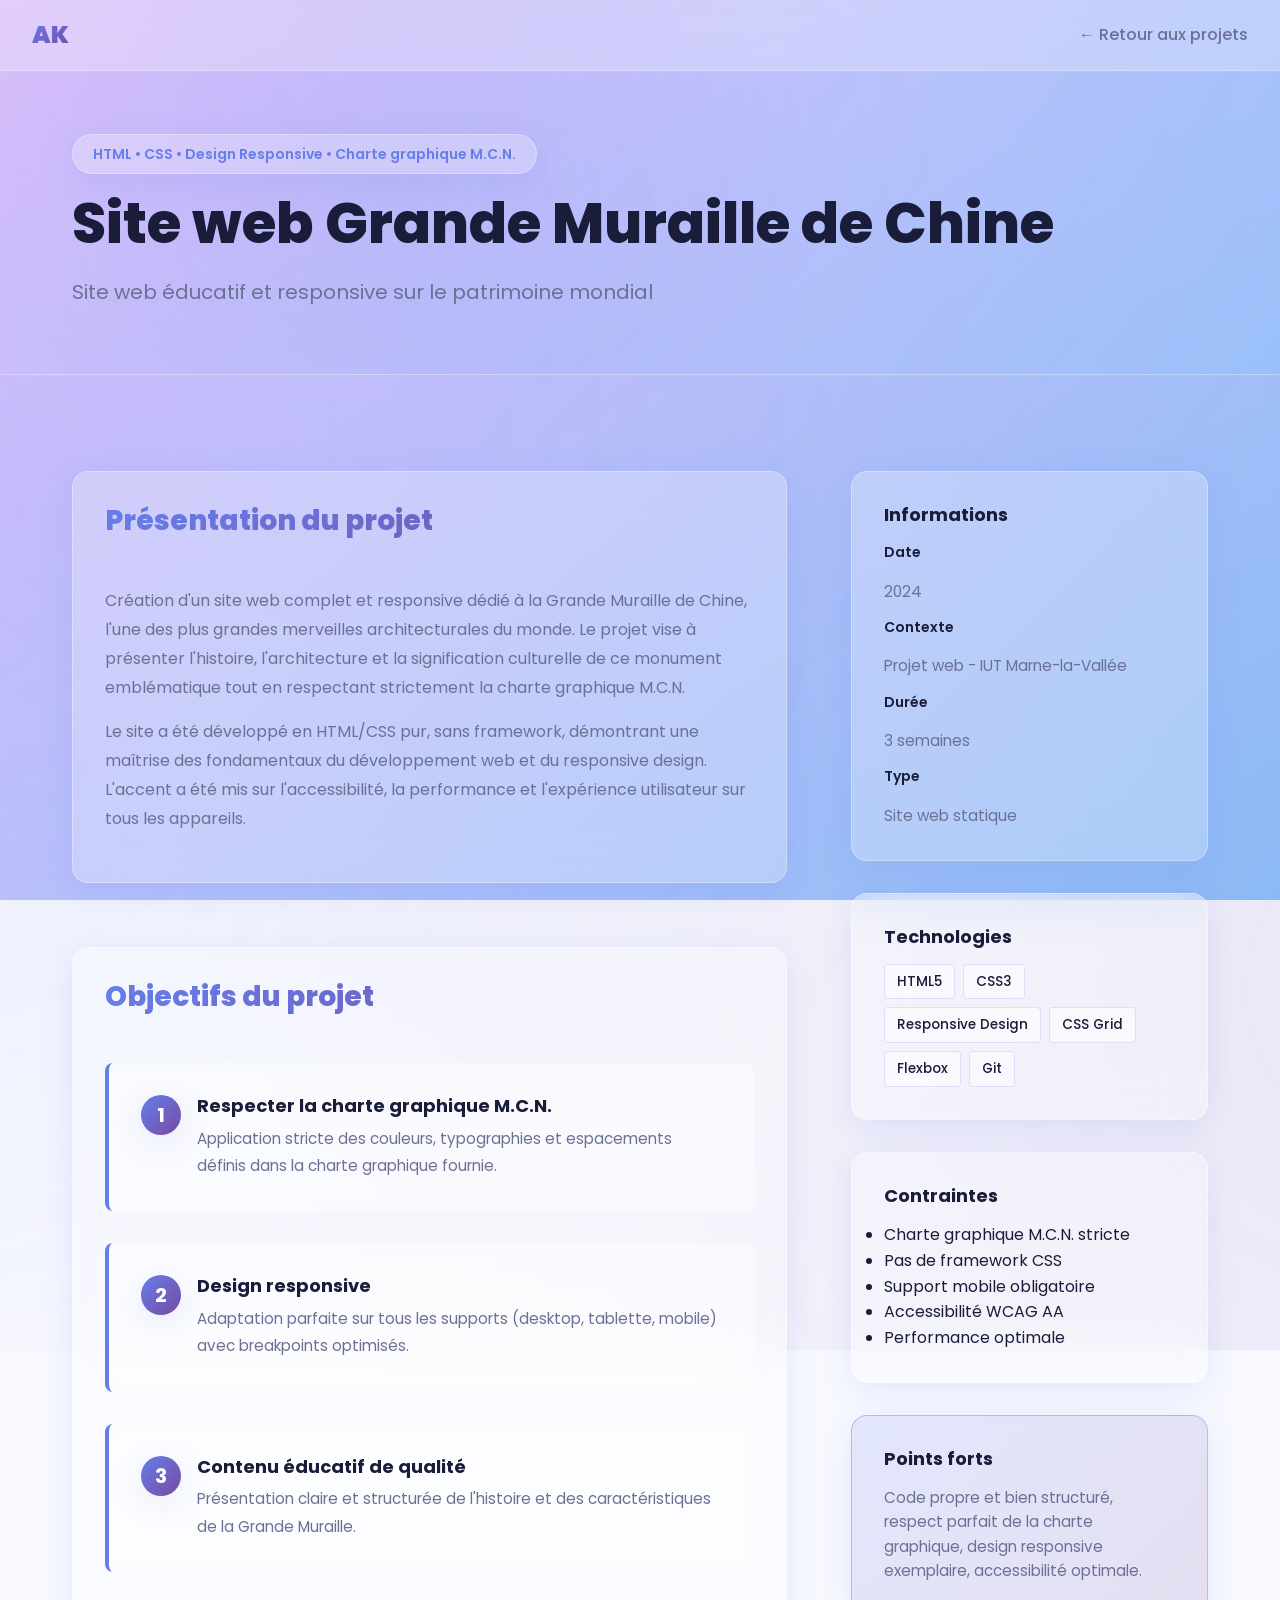
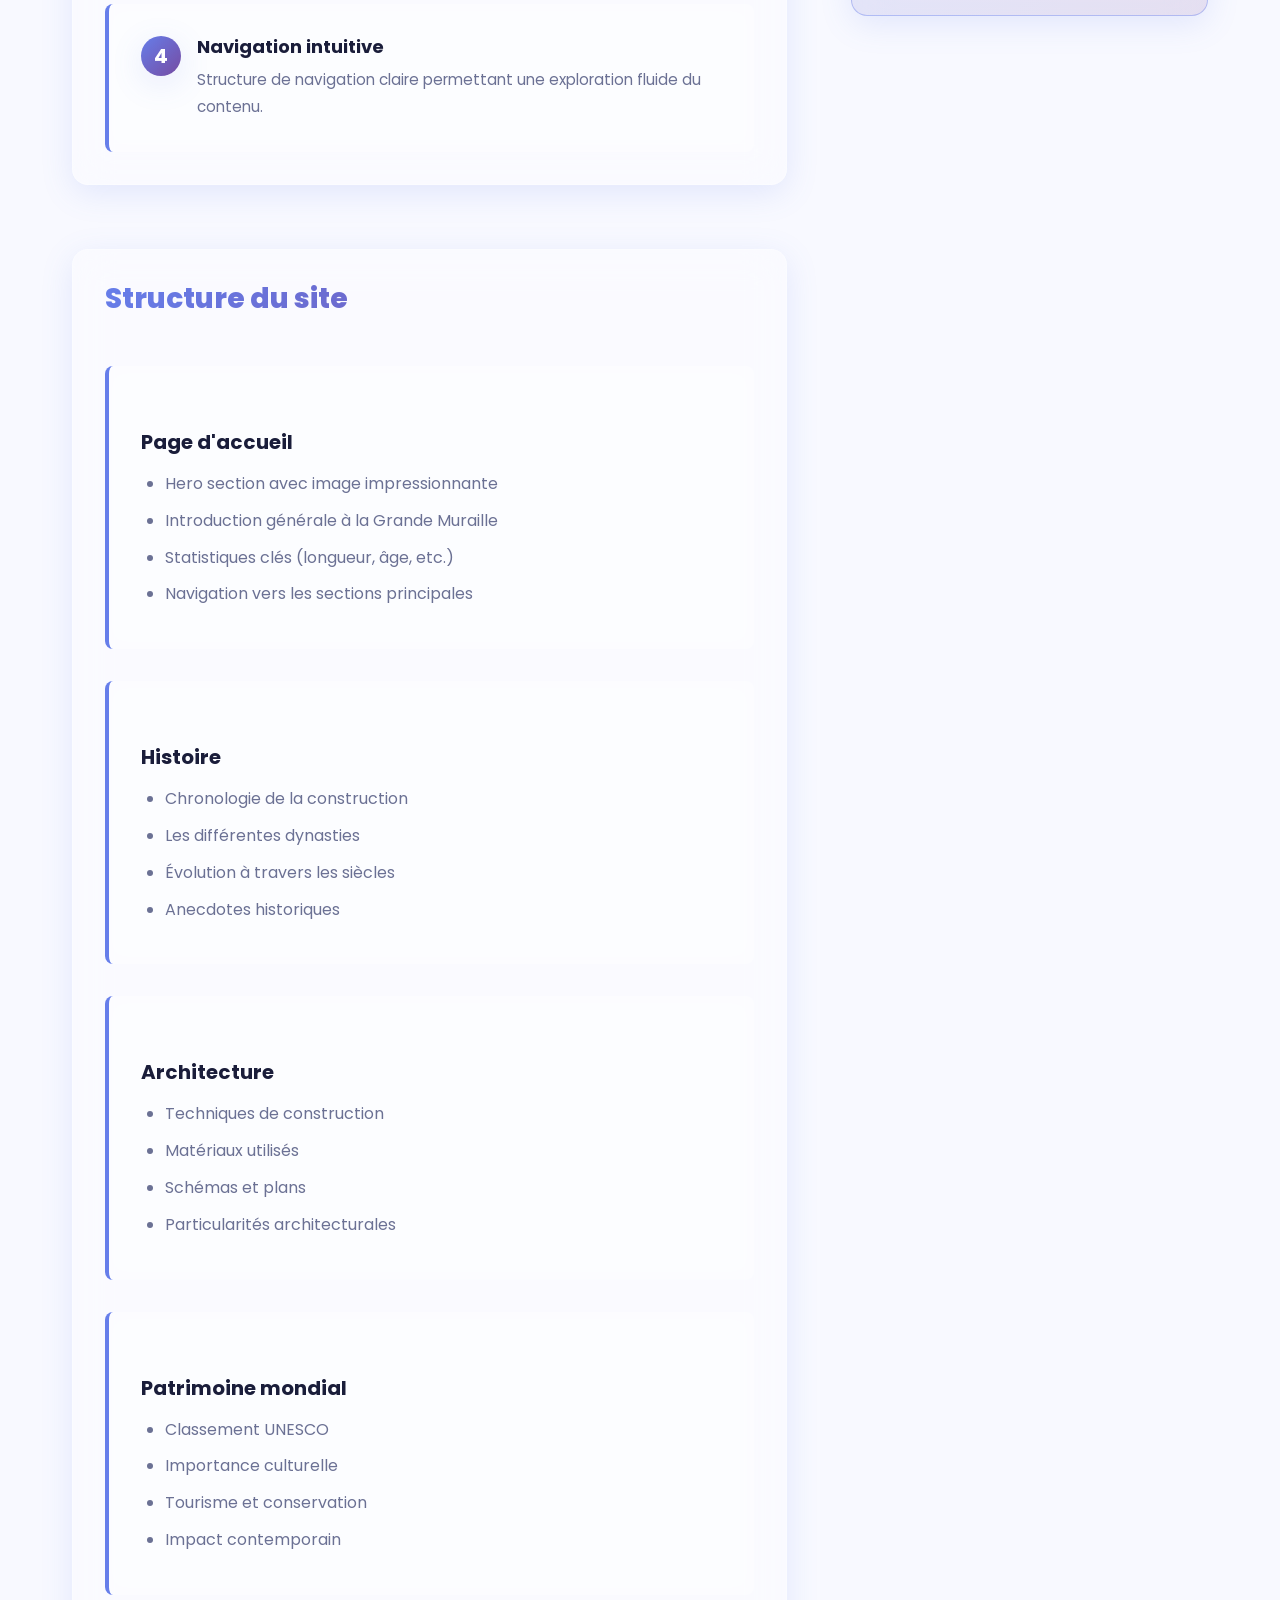
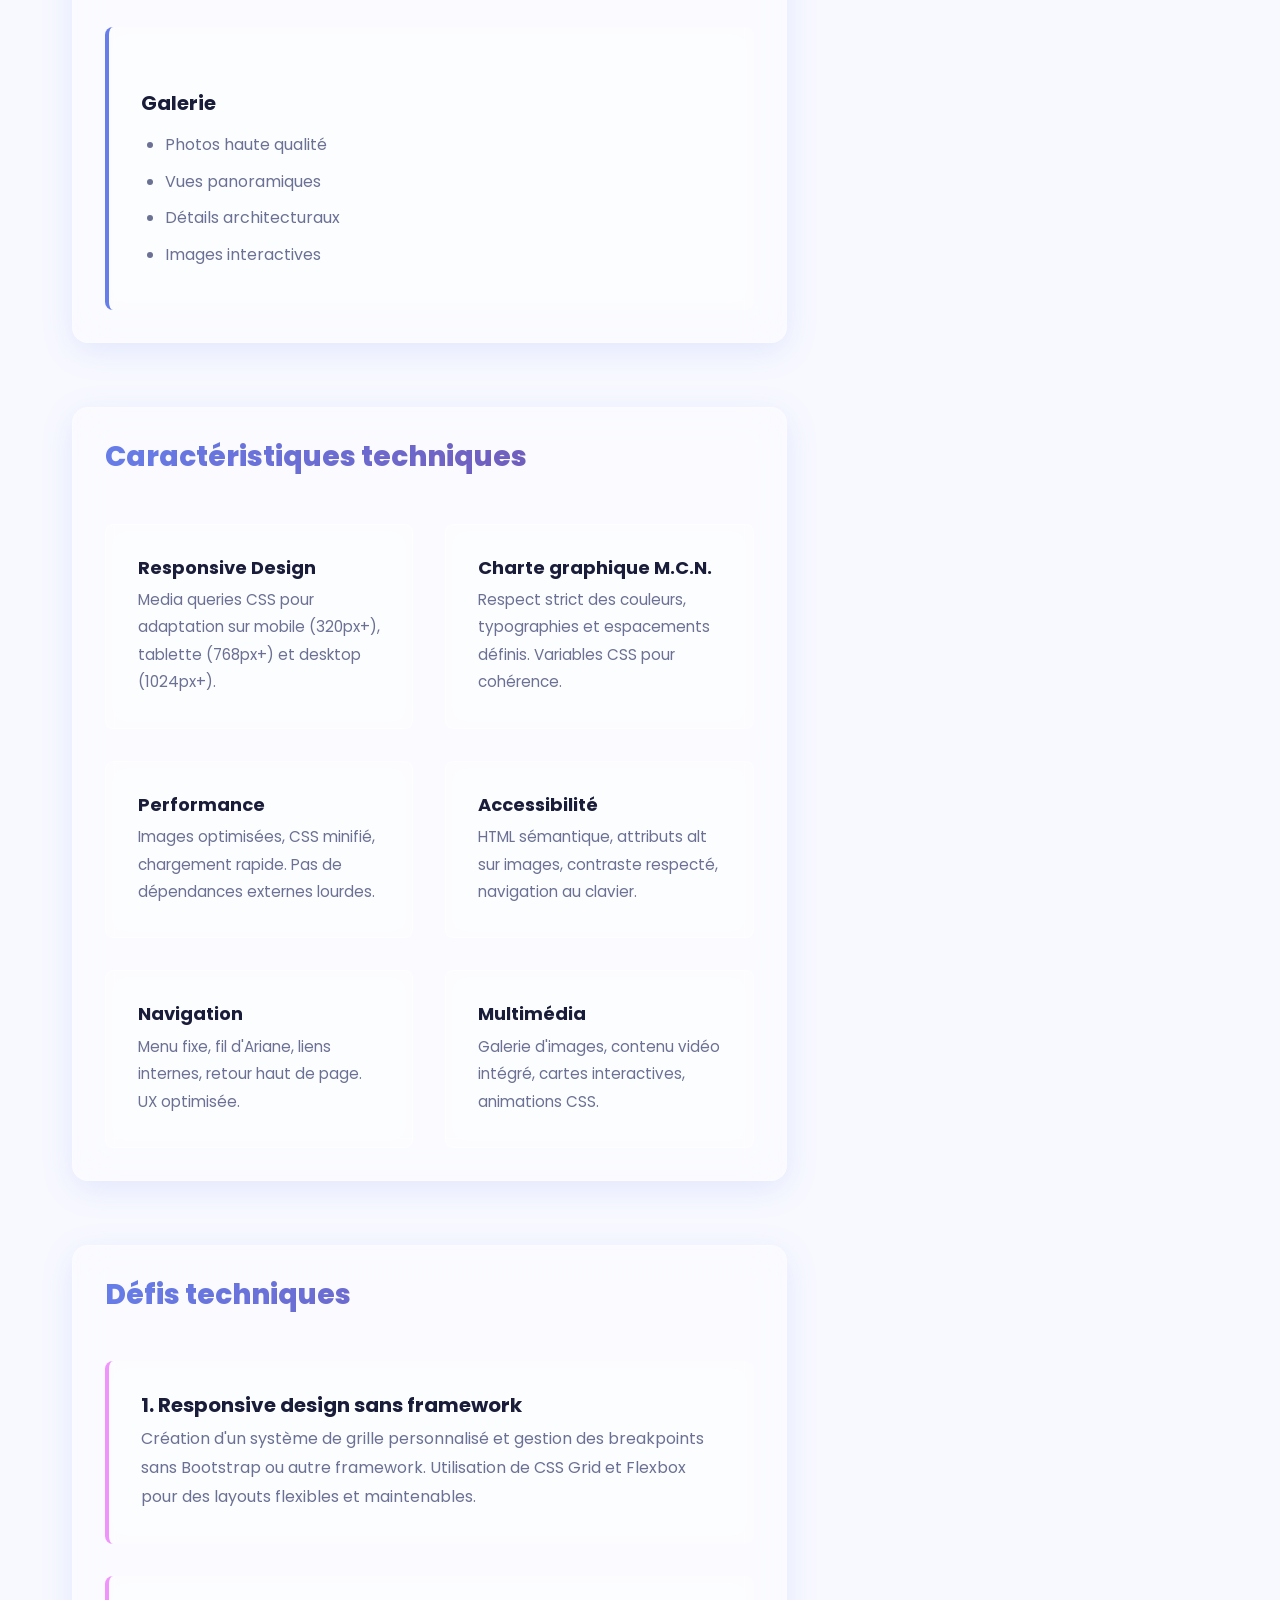
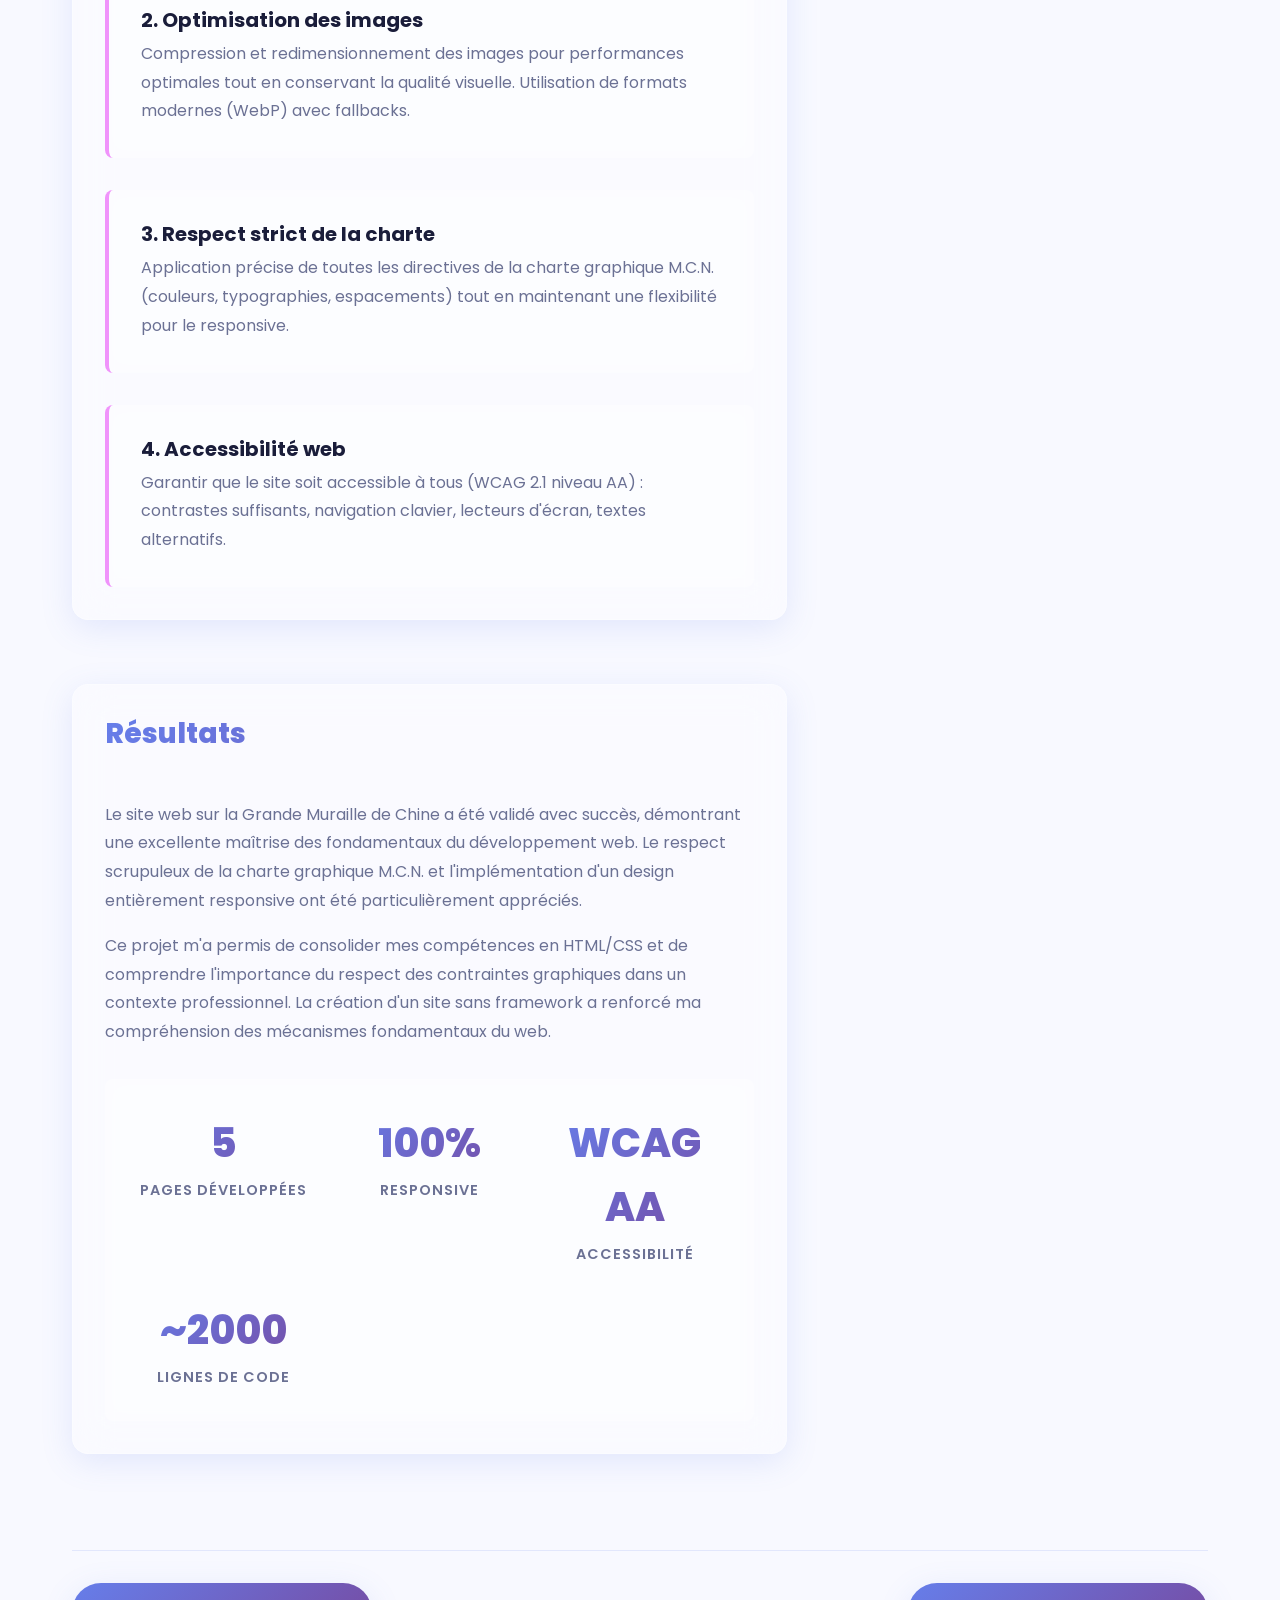
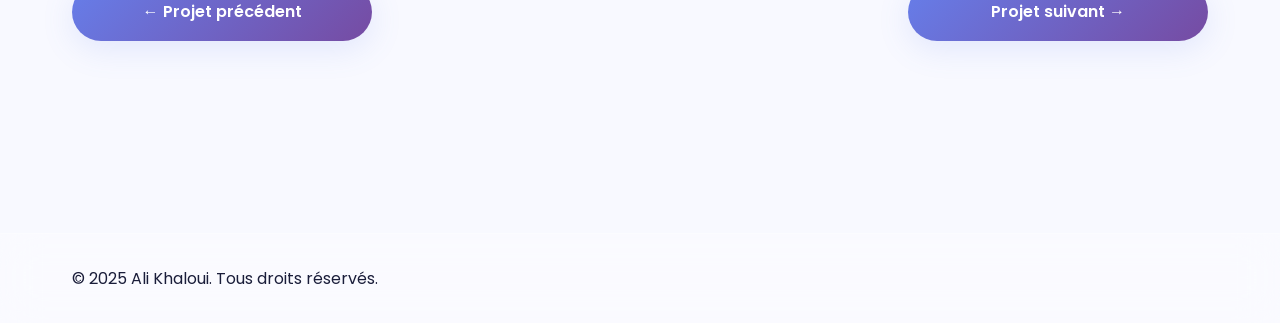
<file: projet-grande-muraille.html>
<!DOCTYPE html>
<html lang="fr">
<head>
    <meta charset="UTF-8">
    <meta name="viewport" content="width=device-width, initial-scale=1.0">
    <title>Site web Grande Muraille de Chine - Ali Khaloui</title>
    <link rel="stylesheet" href="style.css">
    <link rel="icon" type="image/svg+xml" href="data:image/svg+xml,%3Csvg xmlns='http://www.w3.org/2000/svg' viewBox='0 0 100 100'%3E%3Cdefs%3E%3ClinearGradient id='g' x1='0%25' y1='0%25' x2='100%25' y2='100%25'%3E%3Cstop offset='0%25' stop-color='%23667eea'/%3E%3Cstop offset='100%25' stop-color='%23764ba2'/%3E%3C/linearGradient%3E%3C/defs%3E%3Crect width='100' height='100' rx='20' fill='url(%23g)'/%3E%3Ctext x='50' y='68' font-family='Poppins,sans-serif' font-size='52' font-weight='700' text-anchor='middle' fill='white'%3EAK%3C/text%3E%3C/svg%3E">
    <link rel="stylesheet" href="project-style.css">
    <link href="https://fonts.googleapis.com/css2?family=Poppins:wght@300;400;500;600;700;800;900&display=swap" rel="stylesheet">
</head>
<body>
    <nav class="nav">
        <div class="nav-container">
            <a href="index.html" class="nav-logo">AK</a>
            <a href="index.html#projets" class="back-link">← Retour aux projets</a>
        </div>
    </nav>

    <div class="project-hero">
        <div class="container">
            <span class="project-tag">HTML • CSS • Design Responsive • Charte graphique M.C.N.</span>
            <h1 class="project-hero-title">Site web Grande Muraille de Chine</h1>
            <p class="project-hero-subtitle">Site web éducatif et responsive sur le patrimoine mondial</p>
        </div>
    </div>

    <main class="project-detail">
        <div class="container">
            <div class="project-content-grid">
                <div class="project-main-content">
                    <section class="content-section">
                        <h2>Présentation du projet</h2>
                        <p>
                            Création d'un site web complet et responsive dédié à la Grande Muraille de Chine, 
                            l'une des plus grandes merveilles architecturales du monde. Le projet vise à présenter 
                            l'histoire, l'architecture et la signification culturelle de ce monument emblématique 
                            tout en respectant strictement la charte graphique M.C.N.
                        </p>
                        <p>
                            Le site a été développé en HTML/CSS pur, sans framework, démontrant une maîtrise 
                            des fondamentaux du développement web et du responsive design. L'accent a été mis 
                            sur l'accessibilité, la performance et l'expérience utilisateur sur tous les appareils.
                        </p>
                    </section>

                    <section class="content-section">
                        <h2>Objectifs du projet</h2>
                        <div class="objectives-list">
                            <div class="objective-item">
                                <div class="objective-number">1</div>
                                <div class="objective-content">
                                    <h3>Respecter la charte graphique M.C.N.</h3>
                                    <p>Application stricte des couleurs, typographies et espacements définis dans la charte graphique fournie.</p>
                                </div>
                            </div>
                            <div class="objective-item">
                                <div class="objective-number">2</div>
                                <div class="objective-content">
                                    <h3>Design responsive</h3>
                                    <p>Adaptation parfaite sur tous les supports (desktop, tablette, mobile) avec breakpoints optimisés.</p>
                                </div>
                            </div>
                            <div class="objective-item">
                                <div class="objective-number">3</div>
                                <div class="objective-content">
                                    <h3>Contenu éducatif de qualité</h3>
                                    <p>Présentation claire et structurée de l'histoire et des caractéristiques de la Grande Muraille.</p>
                                </div>
                            </div>
                            <div class="objective-item">
                                <div class="objective-number">4</div>
                                <div class="objective-content">
                                    <h3>Navigation intuitive</h3>
                                    <p>Structure de navigation claire permettant une exploration fluide du contenu.</p>
                                </div>
                            </div>
                        </div>
                    </section>

                    <section class="content-section">
                        <h2>Structure du site</h2>
                        <div class="site-structure">
                            <div class="structure-page">
                                <h3>Page d'accueil</h3>
                                <ul>
                                    <li>Hero section avec image impressionnante</li>
                                    <li>Introduction générale à la Grande Muraille</li>
                                    <li>Statistiques clés (longueur, âge, etc.)</li>
                                    <li>Navigation vers les sections principales</li>
                                </ul>
                            </div>
                            <div class="structure-page">
                                <h3>Histoire</h3>
                                <ul>
                                    <li>Chronologie de la construction</li>
                                    <li>Les différentes dynasties</li>
                                    <li>Évolution à travers les siècles</li>
                                    <li>Anecdotes historiques</li>
                                </ul>
                            </div>
                            <div class="structure-page">
                                <h3>Architecture</h3>
                                <ul>
                                    <li>Techniques de construction</li>
                                    <li>Matériaux utilisés</li>
                                    <li>Schémas et plans</li>
                                    <li>Particularités architecturales</li>
                                </ul>
                            </div>
                            <div class="structure-page">
                                <h3>Patrimoine mondial</h3>
                                <ul>
                                    <li>Classement UNESCO</li>
                                    <li>Importance culturelle</li>
                                    <li>Tourisme et conservation</li>
                                    <li>Impact contemporain</li>
                                </ul>
                            </div>
                            <div class="structure-page">
                                <h3>Galerie</h3>
                                <ul>
                                    <li>Photos haute qualité</li>
                                    <li>Vues panoramiques</li>
                                    <li>Détails architecturaux</li>
                                    <li>Images interactives</li>
                                </ul>
                            </div>
                        </div>
                    </section>

                    <section class="content-section">
                        <h2>Caractéristiques techniques</h2>
                        <div class="features-grid">
                            <div class="feature-item">
                                <h3>Responsive Design</h3>
                                <p>Media queries CSS pour adaptation sur mobile (320px+), tablette (768px+) et desktop (1024px+).</p>
                            </div>
                            <div class="feature-item">
                                <h3>Charte graphique M.C.N.</h3>
                                <p>Respect strict des couleurs, typographies et espacements définis. Variables CSS pour cohérence.</p>
                            </div>
                            <div class="feature-item">
                                <h3>Performance</h3>
                                <p>Images optimisées, CSS minifié, chargement rapide. Pas de dépendances externes lourdes.</p>
                            </div>
                            <div class="feature-item">
                                <h3>Accessibilité</h3>
                                <p>HTML sémantique, attributs alt sur images, contraste respecté, navigation au clavier.</p>
                            </div>
                            <div class="feature-item">
                                <h3>Navigation</h3>
                                <p>Menu fixe, fil d'Ariane, liens internes, retour haut de page. UX optimisée.</p>
                            </div>
                            <div class="feature-item">
                                <h3>Multimédia</h3>
                                <p>Galerie d'images, contenu vidéo intégré, cartes interactives, animations CSS.</p>
                            </div>
                        </div>
                    </section>
                    <section class="content-section">
                        <h2>Défis techniques</h2>
                        <div class="challenges-list">
                            <div class="challenge-item">
                                <h3>1. Responsive design sans framework</h3>
                                <p>
                                    Création d'un système de grille personnalisé et gestion des breakpoints sans 
                                    Bootstrap ou autre framework. Utilisation de CSS Grid et Flexbox pour des 
                                    layouts flexibles et maintenables.
                                </p>
                            </div>
                            <div class="challenge-item">
                                <h3>2. Optimisation des images</h3>
                                <p>
                                    Compression et redimensionnement des images pour performances optimales tout 
                                    en conservant la qualité visuelle. Utilisation de formats modernes (WebP) avec 
                                    fallbacks.
                                </p>
                            </div>
                            <div class="challenge-item">
                                <h3>3. Respect strict de la charte</h3>
                                <p>
                                    Application précise de toutes les directives de la charte graphique M.C.N. 
                                    (couleurs, typographies, espacements) tout en maintenant une flexibilité pour 
                                    le responsive.
                                </p>
                            </div>
                            <div class="challenge-item">
                                <h3>4. Accessibilité web</h3>
                                <p>
                                    Garantir que le site soit accessible à tous (WCAG 2.1 niveau AA) : 
                                    contrastes suffisants, navigation clavier, lecteurs d'écran, textes alternatifs.
                                </p>
                            </div>
                        </div>
                    </section>
                    <section class="content-section">
                        <h2>Résultats</h2>
                        <p>
                            Le site web sur la Grande Muraille de Chine a été validé avec succès, démontrant 
                            une excellente maîtrise des fondamentaux du développement web. Le respect scrupuleux 
                            de la charte graphique M.C.N. et l'implémentation d'un design entièrement responsive 
                            ont été particulièrement appréciés.
                        </p>
                        <p>
                            Ce projet m'a permis de consolider mes compétences en HTML/CSS et de comprendre 
                            l'importance du respect des contraintes graphiques dans un contexte professionnel. 
                            La création d'un site sans framework a renforcé ma compréhension des mécanismes 
                            fondamentaux du web.
                        </p>
                        <div class="project-stats">
                            <div class="stat-item">
                                <div class="stat-number">5</div>
                                <div class="stat-label">Pages développées</div>
                            </div>
                            <div class="stat-item">
                                <div class="stat-number">100%</div>
                                <div class="stat-label">Responsive</div>
                            </div>
                            <div class="stat-item">
                                <div class="stat-number">WCAG AA</div>
                                <div class="stat-label">Accessibilité</div>
                            </div>
                            <div class="stat-item">
                                <div class="stat-number">~2000</div>
                                <div class="stat-label">Lignes de code</div>
                            </div>
                        </div>
                    </section>
                </div>

                <aside class="project-sidebar">
                    <div class="sidebar-card">
                        <h3>Informations</h3>
                        <dl class="info-list">
                            <dt>Date</dt>
                            <dd>2024</dd>
                            
                            <dt>Contexte</dt>
                            <dd>Projet web - IUT Marne-la-Vallée</dd>
                            
                            <dt>Durée</dt>
                            <dd>3 semaines</dd>
                            
                            <dt>Type</dt>
                            <dd>Site web statique</dd>
                        </dl>
                    </div>

                    <div class="sidebar-card">
                        <h3>Technologies</h3>
                        <div class="tech-list">
                            <span class="tech-badge">HTML5</span>
                            <span class="tech-badge">CSS3</span>
                            <span class="tech-badge">Responsive Design</span>
                            <span class="tech-badge">CSS Grid</span>
                            <span class="tech-badge">Flexbox</span>
                            <span class="tech-badge">Git</span>
                        </div>
                    </div>

                    <div class="sidebar-card">
                        <h3>Contraintes</h3>
                        <ul class="constraints-list">
                            <li>Charte graphique M.C.N. stricte</li>
                            <li>Pas de framework CSS</li>
                            <li>Support mobile obligatoire</li>
                            <li>Accessibilité WCAG AA</li>
                            <li>Performance optimale</li>
                        </ul>
                    </div>

                    <div class="sidebar-card highlight">
                        <h3>Points forts</h3>
                        <p class="evaluation-text">
                            Code propre et bien structuré, respect parfait de la charte graphique, 
                            design responsive exemplaire, accessibilité optimale.
                        </p>
                    </div>
                </aside>
            </div>

            <div class="project-navigation">
                <a href="projet-chateau-quest.html" class="nav-button">← Projet précédent</a>
                <a href="projet-base-donnees.html" class="nav-button">Projet suivant →</a>
            </div>
        </div>
    </main>

    <footer class="footer">
        <div class="container">
            <div class="footer-content">
                <p>&copy; 2025 Ali Khaloui. Tous droits réservés.</p>
            </div>
        </div>
    </footer>

    <script src="script.js"></script>
</body>
</html>
</file>
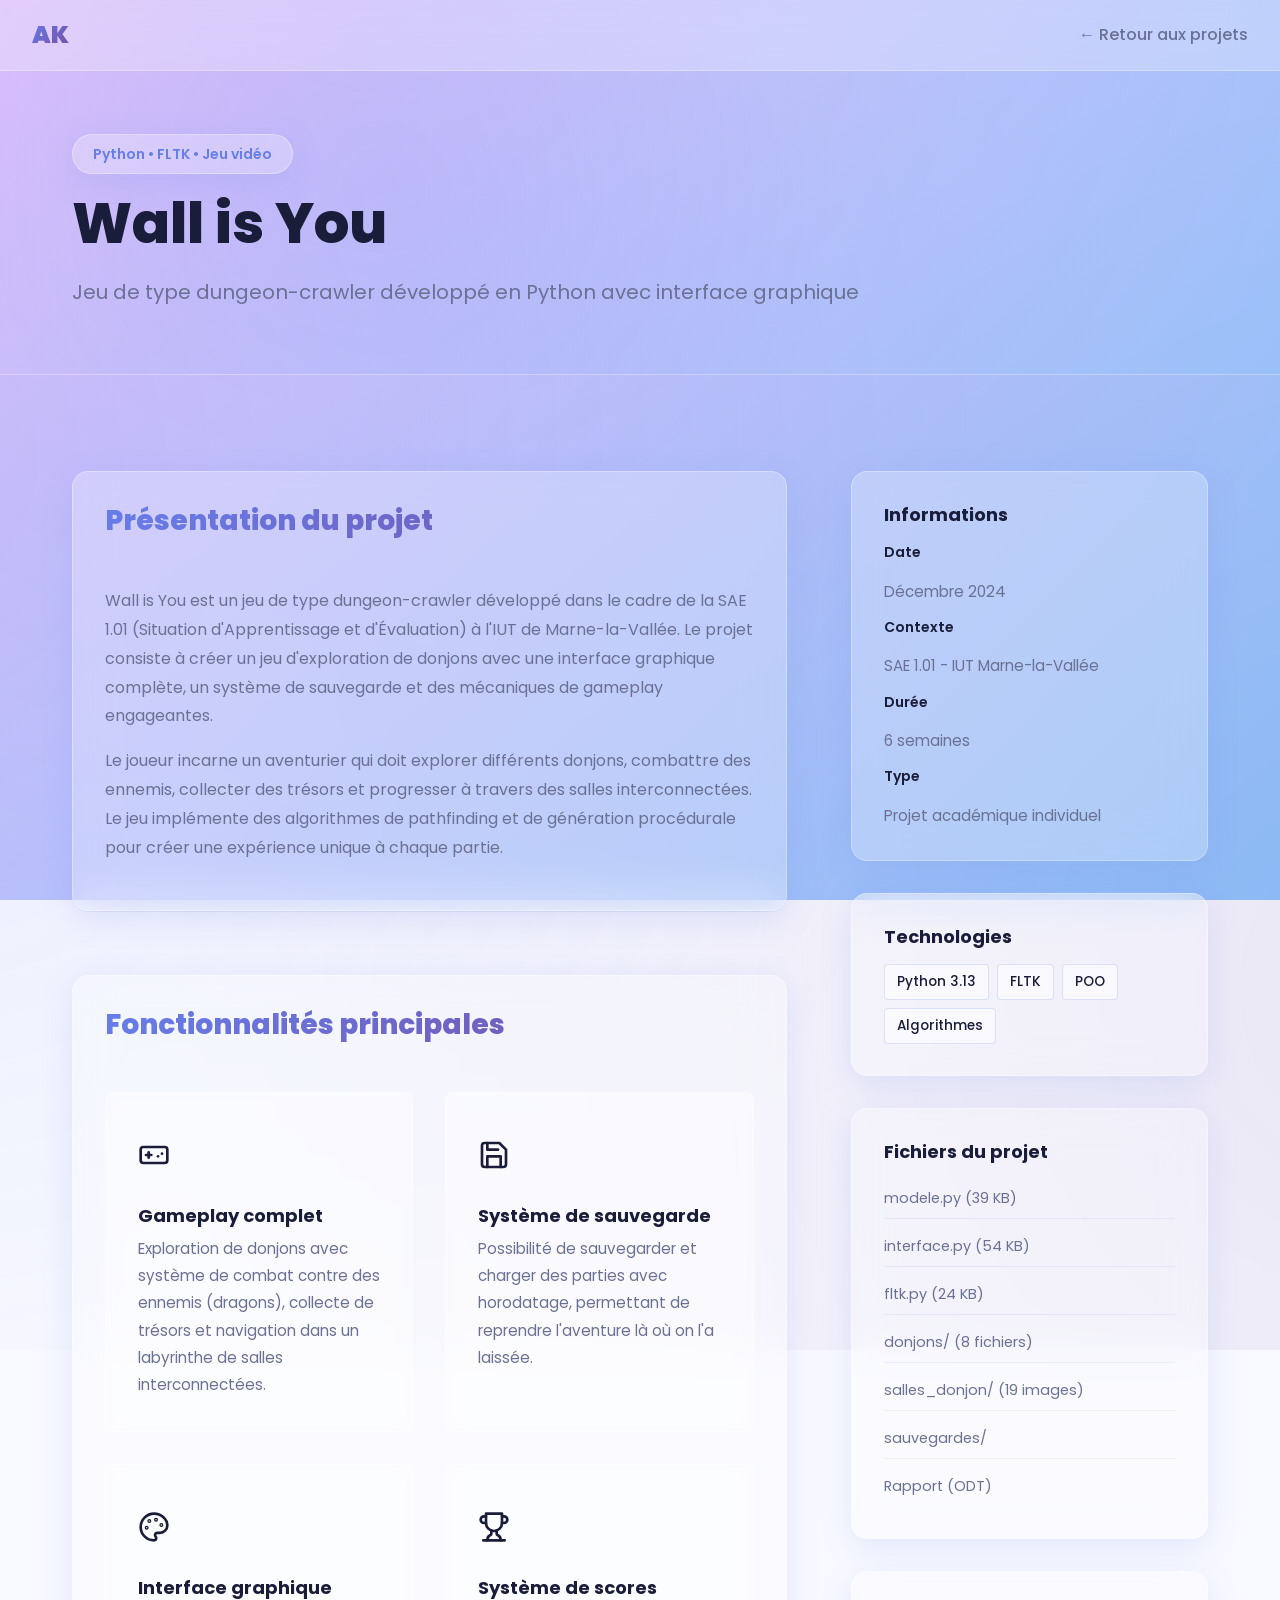
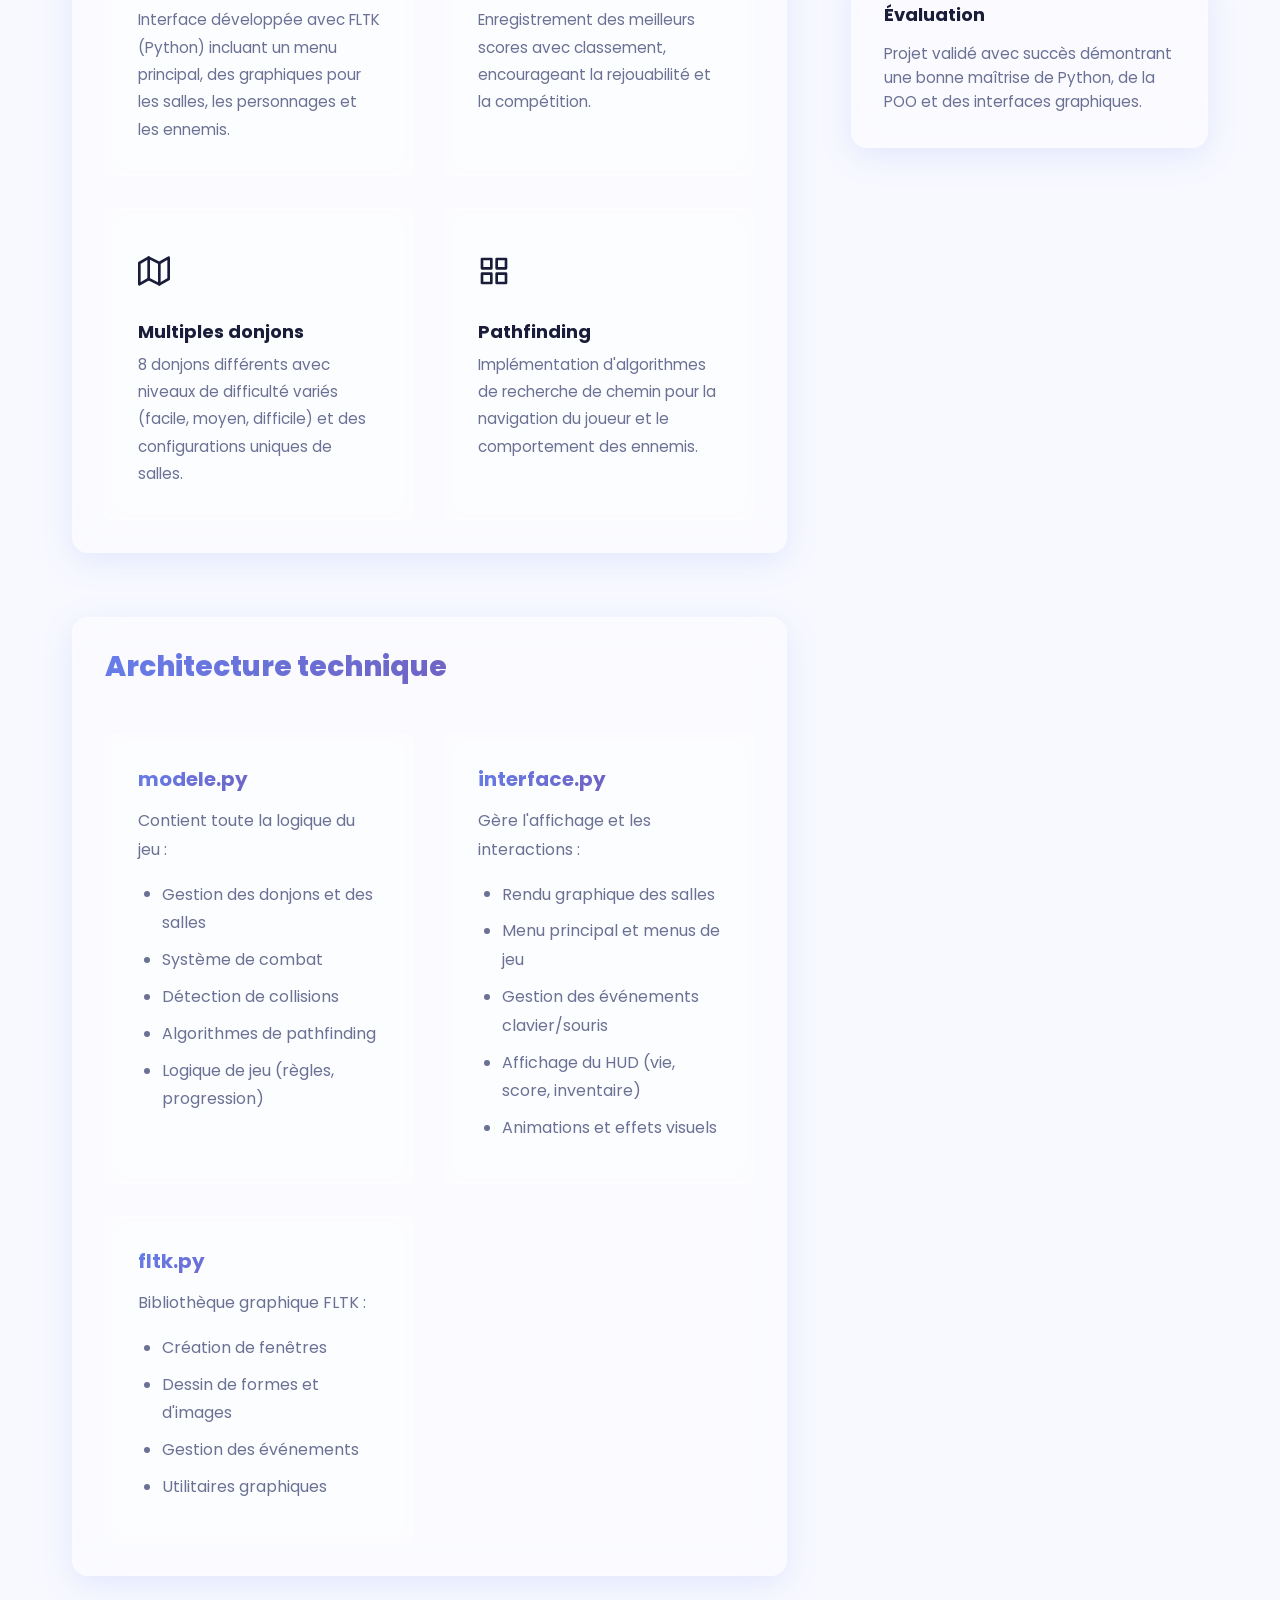
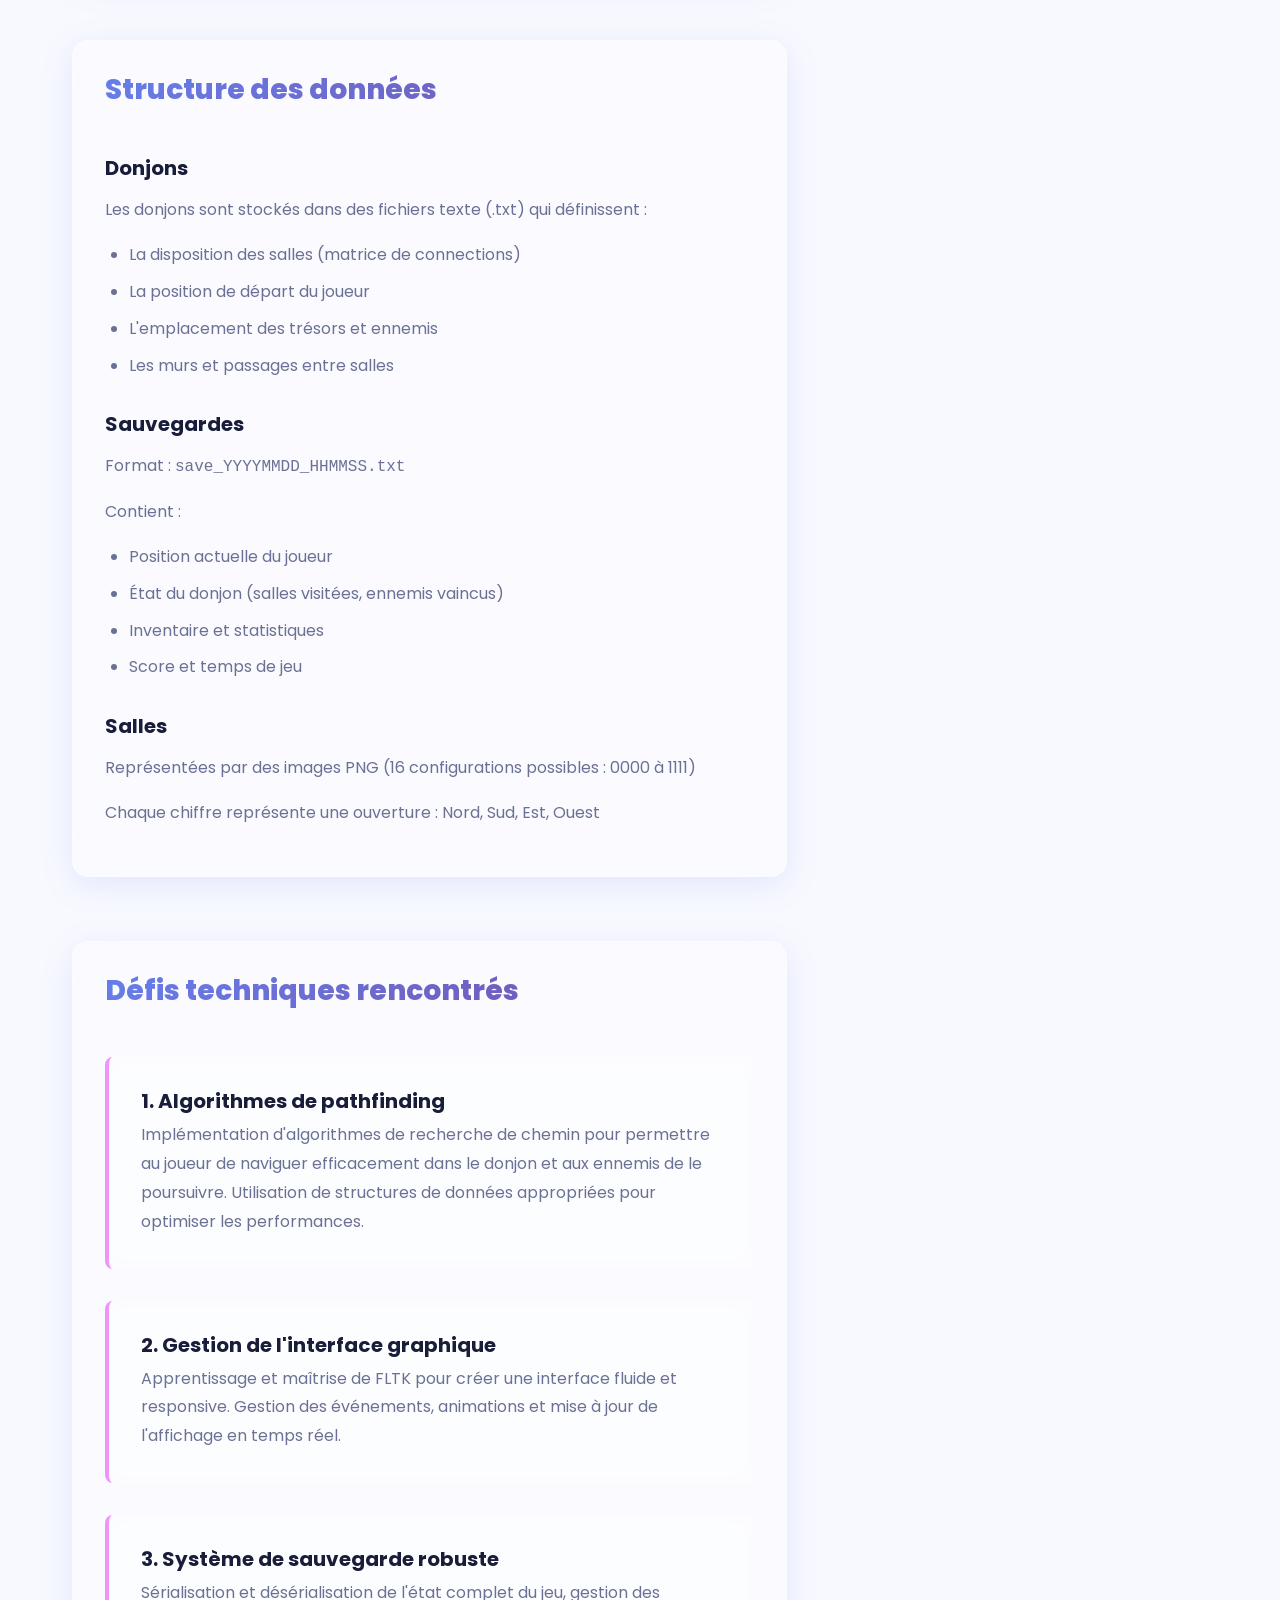
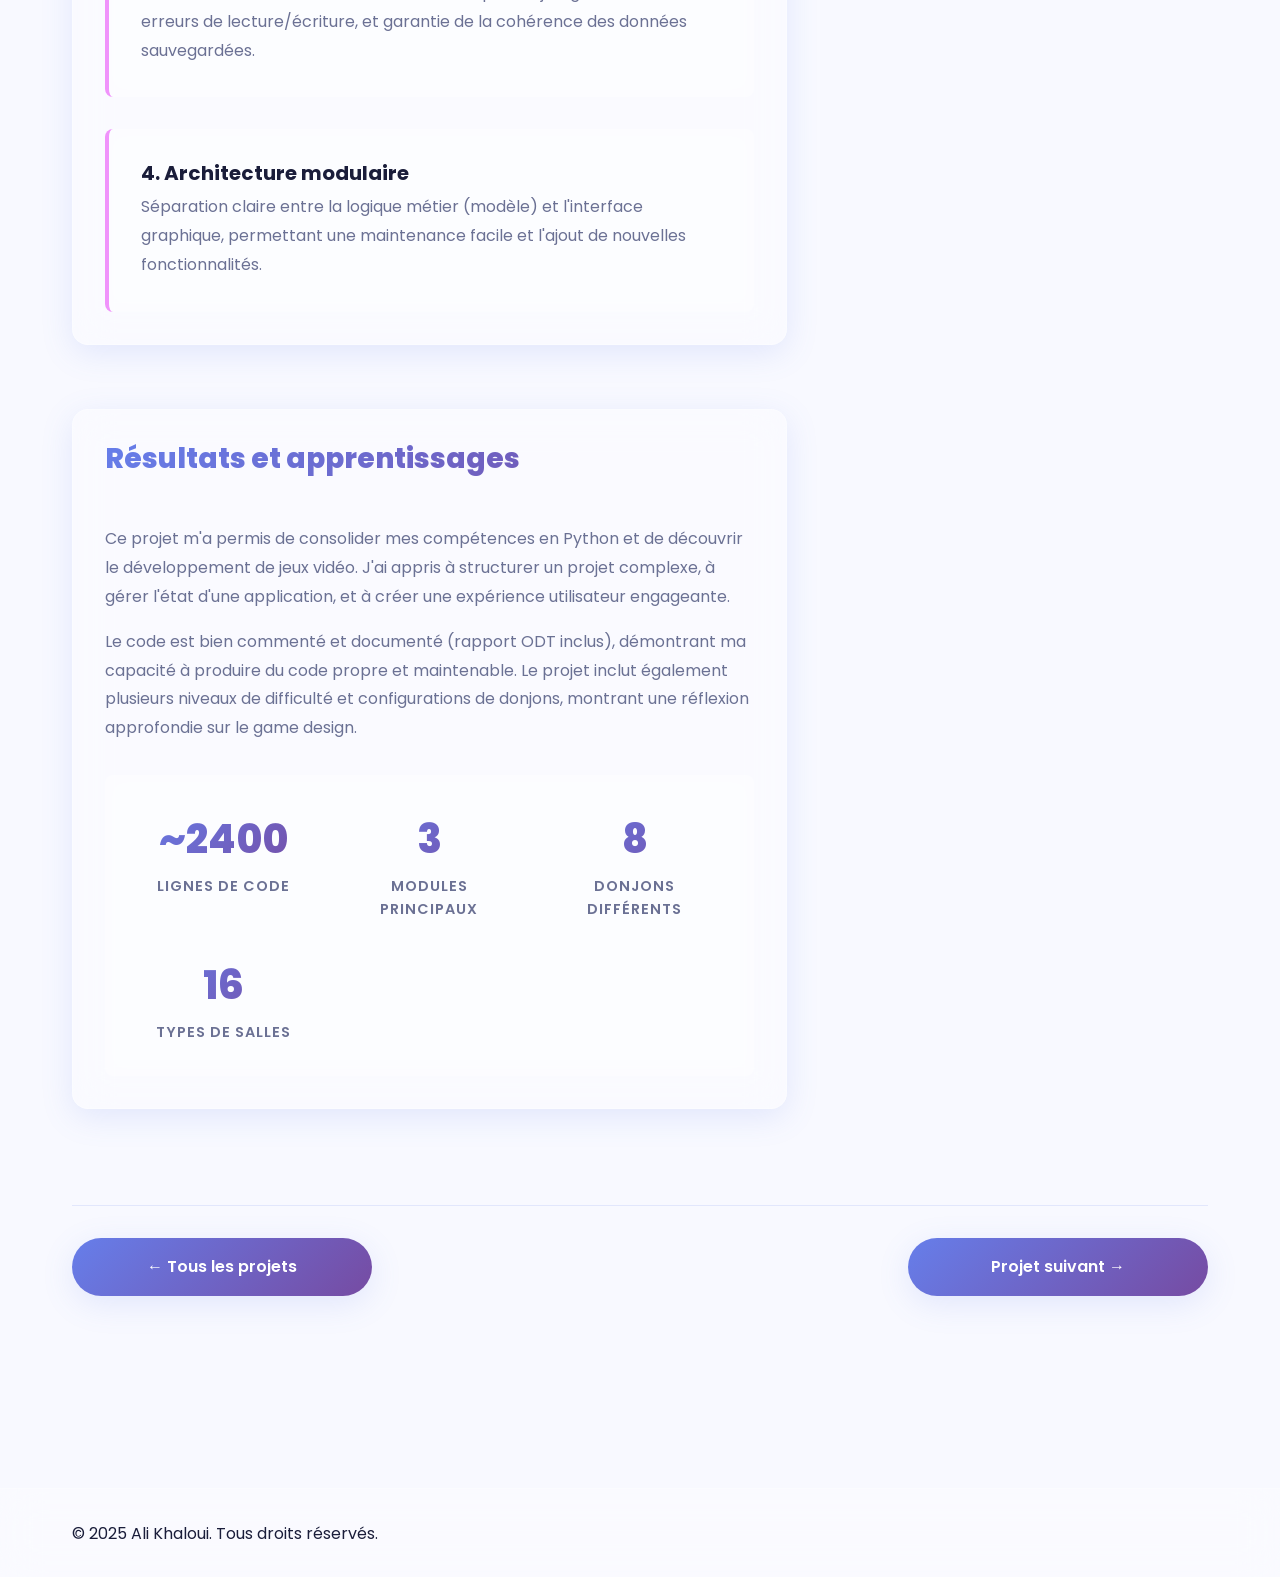
<file: projet-wall-is-you.html>
<!DOCTYPE html>
<html lang="fr">
<head>
    <meta charset="UTF-8">
    <meta name="viewport" content="width=device-width, initial-scale=1.0">
    <title>Wall is You - Ali Khaloui</title>
    <link rel="stylesheet" href="style.css">
    <link rel="icon" type="image/svg+xml" href="data:image/svg+xml,%3Csvg xmlns='http://www.w3.org/2000/svg' viewBox='0 0 100 100'%3E%3Cdefs%3E%3ClinearGradient id='g' x1='0%25' y1='0%25' x2='100%25' y2='100%25'%3E%3Cstop offset='0%25' stop-color='%23667eea'/%3E%3Cstop offset='100%25' stop-color='%23764ba2'/%3E%3C/linearGradient%3E%3C/defs%3E%3Crect width='100' height='100' rx='20' fill='url(%23g)'/%3E%3Ctext x='50' y='68' font-family='Poppins,sans-serif' font-size='52' font-weight='700' text-anchor='middle' fill='white'%3EAK%3C/text%3E%3C/svg%3E">
    <link rel="stylesheet" href="project-style.css">
    <link href="https://fonts.googleapis.com/css2?family=Poppins:wght@300;400;500;600;700;800;900&display=swap" rel="stylesheet">
</head>
<body>
    <nav class="nav">
        <div class="nav-container">
            <a href="index.html" class="nav-logo">AK</a>
            <a href="index.html#projets" class="back-link">← Retour aux projets</a>
        </div>
    </nav>

    <div class="project-hero">
        <div class="container">
            <span class="project-tag">Python • FLTK • Jeu vidéo</span>
            <h1 class="project-hero-title">Wall is You</h1>
            <p class="project-hero-subtitle">Jeu de type dungeon-crawler développé en Python avec interface graphique</p>
        </div>
    </div>

    <main class="project-detail">
        <div class="container">
            <div class="project-content-grid">
                <div class="project-main-content">
                    <section class="content-section">
                        <h2>Présentation du projet</h2>
                        <p>
                            Wall is You est un jeu de type dungeon-crawler développé dans le cadre de la SAE 1.01 
                            (Situation d'Apprentissage et d'Évaluation) à l'IUT de Marne-la-Vallée. Le projet 
                            consiste à créer un jeu d'exploration de donjons avec une interface graphique complète, 
                            un système de sauvegarde et des mécaniques de gameplay engageantes.
                        </p>
                        <p>
                            Le joueur incarne un aventurier qui doit explorer différents donjons, combattre des 
                            ennemis, collecter des trésors et progresser à travers des salles interconnectées. 
                            Le jeu implémente des algorithmes de pathfinding et de génération procédurale pour 
                            créer une expérience unique à chaque partie.
                        </p>
                    </section>

                    <section class="content-section">
                        <h2>Fonctionnalités principales</h2>
                        <div class="features-grid">
                            <div class="feature-item">
                                <div class="feature-icon">
                                    <svg width="32" height="32" viewBox="0 0 24 24" fill="none" stroke="currentColor" stroke-width="2" stroke-linecap="round" stroke-linejoin="round">
                                        <line x1="6" y1="12" x2="10" y2="12"></line>
                                        <line x1="8" y1="10" x2="8" y2="14"></line>
                                        <line x1="15" y1="13" x2="15.01" y2="13"></line>
                                        <line x1="18" y1="11" x2="18.01" y2="11"></line>
                                        <rect x="2" y="6" width="20" height="12" rx="2"></rect>
                                    </svg>
                                </div>
                                <h3>Gameplay complet</h3>
                                <p>Exploration de donjons avec système de combat contre des ennemis (dragons), collecte de trésors et navigation dans un labyrinthe de salles interconnectées.</p>
                            </div>
                            <div class="feature-item">
                                <div class="feature-icon">
                                    <svg width="32" height="32" viewBox="0 0 24 24" fill="none" stroke="currentColor" stroke-width="2" stroke-linecap="round" stroke-linejoin="round">
                                        <path d="M19 21H5a2 2 0 0 1-2-2V5a2 2 0 0 1 2-2h11l5 5v11a2 2 0 0 1-2 2z"></path>
                                        <polyline points="17 21 17 13 7 13 7 21"></polyline>
                                        <polyline points="7 3 7 8 15 8"></polyline>
                                    </svg>
                                </div>
                                <h3>Système de sauvegarde</h3>
                                <p>Possibilité de sauvegarder et charger des parties avec horodatage, permettant de reprendre l'aventure là où on l'a laissée.</p>
                            </div>
                            <div class="feature-item">
                                <div class="feature-icon">
                                    <svg width="32" height="32" viewBox="0 0 24 24" fill="none" stroke="currentColor" stroke-width="2" stroke-linecap="round" stroke-linejoin="round">
                                        <circle cx="13.5" cy="6.5" r=".5"></circle>
                                        <circle cx="17.5" cy="10.5" r=".5"></circle>
                                        <circle cx="8.5" cy="7.5" r=".5"></circle>
                                        <circle cx="6.5" cy="12.5" r=".5"></circle>
                                        <path d="M12 2C6.5 2 2 6.5 2 12s4.5 10 10 10c.926 0 1.648-.746 1.648-1.688 0-.437-.18-.835-.437-1.125-.29-.289-.438-.652-.438-1.125a1.64 1.64 0 0 1 1.668-1.668h1.996c3.051 0 5.555-2.503 5.555-5.554C21.965 6.012 17.461 2 12 2z"></path>
                                    </svg>
                                </div>
                                <h3>Interface graphique</h3>
                                <p>Interface développée avec FLTK (Python) incluant un menu principal, des graphiques pour les salles, les personnages et les ennemis.</p>
                            </div>
                            <div class="feature-item">
                                <div class="feature-icon">
                                    <svg width="32" height="32" viewBox="0 0 24 24" fill="none" stroke="currentColor" stroke-width="2" stroke-linecap="round" stroke-linejoin="round">
                                        <path d="M6 9H4.5a2.5 2.5 0 0 1 0-5H6"></path>
                                        <path d="M18 9h1.5a2.5 2.5 0 0 0 0-5H18"></path>
                                        <path d="M4 22h16"></path>
                                        <path d="M10 14.66V17c0 .55-.47.98-.97 1.21C7.85 18.75 7 20.24 7 22"></path>
                                        <path d="M14 14.66V17c0 .55.47.98.97 1.21C16.15 18.75 17 20.24 17 22"></path>
                                        <path d="M18 2H6v7a6 6 0 0 0 12 0V2Z"></path>
                                    </svg>
                                </div>
                                <h3>Système de scores</h3>
                                <p>Enregistrement des meilleurs scores avec classement, encourageant la rejouabilité et la compétition.</p>
                            </div>
                            <div class="feature-item">
                                <div class="feature-icon">
                                    <svg width="32" height="32" viewBox="0 0 24 24" fill="none" stroke="currentColor" stroke-width="2" stroke-linecap="round" stroke-linejoin="round">
                                        <polygon points="1 6 1 22 8 18 16 22 23 18 23 2 16 6 8 2 1 6"></polygon>
                                        <line x1="8" y1="2" x2="8" y2="18"></line>
                                        <line x1="16" y1="6" x2="16" y2="22"></line>
                                    </svg>
                                </div>
                                <h3>Multiples donjons</h3>
                                <p>8 donjons différents avec niveaux de difficulté variés (facile, moyen, difficile) et des configurations uniques de salles.</p>
                            </div>
                            <div class="feature-item">
                                <div class="feature-icon">
                                    <svg width="32" height="32" viewBox="0 0 24 24" fill="none" stroke="currentColor" stroke-width="2" stroke-linecap="round" stroke-linejoin="round">
                                        <rect x="3" y="3" width="7" height="7"></rect>
                                        <rect x="14" y="3" width="7" height="7"></rect>
                                        <rect x="14" y="14" width="7" height="7"></rect>
                                        <rect x="3" y="14" width="7" height="7"></rect>
                                    </svg>
                                </div>
                                <h3>Pathfinding</h3>
                                <p>Implémentation d'algorithmes de recherche de chemin pour la navigation du joueur et le comportement des ennemis.</p>
                            </div>
                        </div>
                    </section>

                    <section class="content-section">
                        <h2>Architecture technique</h2>
                        <div class="tech-architecture">
                            <div class="arch-block">
                                <h3>modele.py</h3>
                                <p>Contient toute la logique du jeu :</p>
                                <ul>
                                    <li>Gestion des donjons et des salles</li>
                                    <li>Système de combat</li>
                                    <li>Détection de collisions</li>
                                    <li>Algorithmes de pathfinding</li>
                                    <li>Logique de jeu (règles, progression)</li>
                                </ul>
                            </div>
                            <div class="arch-block">
                                <h3>interface.py</h3>
                                <p>Gère l'affichage et les interactions :</p>
                                <ul>
                                    <li>Rendu graphique des salles</li>
                                    <li>Menu principal et menus de jeu</li>
                                    <li>Gestion des événements clavier/souris</li>
                                    <li>Affichage du HUD (vie, score, inventaire)</li>
                                    <li>Animations et effets visuels</li>
                                </ul>
                            </div>
                            <div class="arch-block">
                                <h3>fltk.py</h3>
                                <p>Bibliothèque graphique FLTK :</p>
                                <ul>
                                    <li>Création de fenêtres</li>
                                    <li>Dessin de formes et d'images</li>
                                    <li>Gestion des événements</li>
                                    <li>Utilitaires graphiques</li>
                                </ul>
                            </div>
                        </div>
                    </section>

                    <section class="content-section">
                        <h2>Structure des données</h2>
                        <div class="data-structure">
                            <h3>Donjons</h3>
                            <p>Les donjons sont stockés dans des fichiers texte (.txt) qui définissent :</p>
                            <ul>
                                <li>La disposition des salles (matrice de connections)</li>
                                <li>La position de départ du joueur</li>
                                <li>L'emplacement des trésors et ennemis</li>
                                <li>Les murs et passages entre salles</li>
                            </ul>
                            
                            <h3>Sauvegardes</h3>
                            <p>Format : <code>save_YYYYMMDD_HHMMSS.txt</code></p>
                            <p>Contient :</p>
                            <ul>
                                <li>Position actuelle du joueur</li>
                                <li>État du donjon (salles visitées, ennemis vaincus)</li>
                                <li>Inventaire et statistiques</li>
                                <li>Score et temps de jeu</li>
                            </ul>

                            <h3>Salles</h3>
                            <p>Représentées par des images PNG (16 configurations possibles : 0000 à 1111)</p>
                            <p>Chaque chiffre représente une ouverture : Nord, Sud, Est, Ouest</p>
                        </div>
                    </section>

                    <section class="content-section">
                        <h2>Défis techniques rencontrés</h2>
                        <div class="challenges-list">
                            <div class="challenge-item">
                                <h3>1. Algorithmes de pathfinding</h3>
                                <p>
                                    Implémentation d'algorithmes de recherche de chemin pour permettre au joueur 
                                    de naviguer efficacement dans le donjon et aux ennemis de le poursuivre. 
                                    Utilisation de structures de données appropriées pour optimiser les performances.
                                </p>
                            </div>
                            <div class="challenge-item">
                                <h3>2. Gestion de l'interface graphique</h3>
                                <p>
                                    Apprentissage et maîtrise de FLTK pour créer une interface fluide et responsive. 
                                    Gestion des événements, animations et mise à jour de l'affichage en temps réel.
                                </p>
                            </div>
                            <div class="challenge-item">
                                <h3>3. Système de sauvegarde robuste</h3>
                                <p>
                                    Sérialisation et désérialisation de l'état complet du jeu, gestion des erreurs 
                                    de lecture/écriture, et garantie de la cohérence des données sauvegardées.
                                </p>
                            </div>
                            <div class="challenge-item">
                                <h3>4. Architecture modulaire</h3>
                                <p>
                                    Séparation claire entre la logique métier (modèle) et l'interface graphique, 
                                    permettant une maintenance facile et l'ajout de nouvelles fonctionnalités.
                                </p>
                            </div>
                        </div>
                    </section>

                    <section class="content-section">
                        <h2>Résultats et apprentissages</h2>
                        <p>
                            Ce projet m'a permis de consolider mes compétences en Python et de découvrir 
                            le développement de jeux vidéo. J'ai appris à structurer un projet complexe, 
                            à gérer l'état d'une application, et à créer une expérience utilisateur engageante.
                        </p>
                        <p>
                            Le code est bien commenté et documenté (rapport ODT inclus), démontrant ma capacité 
                            à produire du code propre et maintenable. Le projet inclut également plusieurs 
                            niveaux de difficulté et configurations de donjons, montrant une réflexion approfondie 
                            sur le game design.
                        </p>
                        <div class="project-stats">
                            <div class="stat-item">
                                <div class="stat-number">~2400</div>
                                <div class="stat-label">Lignes de code</div>
                            </div>
                            <div class="stat-item">
                                <div class="stat-number">3</div>
                                <div class="stat-label">Modules principaux</div>
                            </div>
                            <div class="stat-item">
                                <div class="stat-number">8</div>
                                <div class="stat-label">Donjons différents</div>
                            </div>
                            <div class="stat-item">
                                <div class="stat-number">16</div>
                                <div class="stat-label">Types de salles</div>
                            </div>
                        </div>
                    </section>
                </div>

                <aside class="project-sidebar">
                    <div class="sidebar-card">
                        <h3>Informations</h3>
                        <dl class="info-list">
                            <dt>Date</dt>
                            <dd>Décembre 2024</dd>
                            
                            <dt>Contexte</dt>
                            <dd>SAE 1.01 - IUT Marne-la-Vallée</dd>
                            
                            <dt>Durée</dt>
                            <dd>6 semaines</dd>
                            
                            <dt>Type</dt>
                            <dd>Projet académique individuel</dd>
                        </dl>
                    </div>

                    <div class="sidebar-card">
                        <h3>Technologies</h3>
                        <div class="tech-list">
                            <span class="tech-badge">Python 3.13</span>
                            <span class="tech-badge">FLTK</span>
                            <span class="tech-badge">POO</span>
                            <span class="tech-badge">Algorithmes</span>
                        </div>
                    </div>

                    <div class="sidebar-card">
                        <h3>Fichiers du projet</h3>
                        <ul class="file-list">
                            <li>modele.py (39 KB)</li>
                            <li>interface.py (54 KB)</li>
                            <li>fltk.py (24 KB)</li>
                            <li>donjons/ (8 fichiers)</li>
                            <li>salles_donjon/ (19 images)</li>
                            <li>sauvegardes/</li>
                            <li>Rapport (ODT)</li>
                        </ul>
                    </div>

                    <div class="sidebar-card">
                        <h3>Évaluation</h3>
                        <p class="evaluation-text">
                            Projet validé avec succès démontrant une bonne maîtrise de Python, 
                            de la POO et des interfaces graphiques.
                        </p>
                    </div>
                </aside>
            </div>

            <div class="project-navigation">
                <a href="index.html#projets" class="nav-button">← Tous les projets</a>
                <a href="projet-chateau-quest.html" class="nav-button">Projet suivant →</a>
            </div>
        </div>
    </main>

    <footer class="footer">
        <div class="container">
            <div class="footer-content">
                <p>&copy; 2025 Ali Khaloui. Tous droits réservés.</p>
            </div>
        </div>
    </footer>

    <script src="script.js"></script>
</body>
</html>
</file>
<file: style.css>
/* Glassmorphism Pro Theme */

:root {
    /* Couleurs principales */
    --color-primary: #667eea;
    --color-primary-dark: #5568d3;
    --color-secondary: #764ba2;
    --color-accent: #f093fb;
    
    /* Couleurs de fond */
    --color-bg: #f8f9ff;
    --color-bg-alt: rgba(255, 255, 255, 0.7);
    --color-glass: rgba(255, 255, 255, 0.25);
    --color-glass-hover: rgba(255, 255, 255, 0.35);
    
    /* Couleurs de texte */
    --color-text: #1a1d3a;
    --color-text-light: #6b7194;
    --color-border: rgba(102, 126, 234, 0.15);
    
    /* Gradients */
    --gradient-primary: linear-gradient(135deg, #667eea 0%, #764ba2 100%);
    --gradient-accent: linear-gradient(135deg, #f093fb 0%, #f5576c 100%);
    --gradient-bg: linear-gradient(135deg, #e0c3fc 0%, #8ec5fc 100%);
    
    /* Typographie */
    --font-display: 'Poppins', sans-serif;
    --font-body: 'Poppins', sans-serif;
    
    /* Espacements */
    --spacing-xs: 0.5rem;
    --spacing-sm: 1rem;
    --spacing-md: 2rem;
    --spacing-lg: 4rem;
    --spacing-xl: 6rem;
    
    /* Autres */
    --border-radius: 1rem;
    --border-radius-sm: 0.5rem;
    --transition: all 0.4s cubic-bezier(0.4, 0, 0.2, 1);
    --shadow-glass: 0 8px 32px rgba(102, 126, 234, 0.15);
    --shadow-glass-lg: 0 15px 45px rgba(102, 126, 234, 0.25);
}

/* Reset & Base */
* {
    margin: 0;
    padding: 0;
    box-sizing: border-box;
}

html {
    scroll-behavior: smooth;
    font-size: 16px;
}

body {
    font-family: var(--font-body);
    color: var(--color-text);
    background: var(--color-bg);
    background-image: var(--gradient-bg);
    background-attachment: fixed;
    line-height: 1.6;
    overflow-x: hidden;
}

/* Animation de fond */
body::before {
    content: '';
    position: fixed;
    top: -50%;
    left: -50%;
    width: 200%;
    height: 200%;
    background: 
        radial-gradient(circle at 20% 50%, rgba(102, 126, 234, 0.1) 0%, transparent 50%),
        radial-gradient(circle at 80% 80%, rgba(118, 75, 162, 0.1) 0%, transparent 50%),
        radial-gradient(circle at 40% 20%, rgba(240, 147, 251, 0.08) 0%, transparent 50%);
    animation: gradientShift 15s ease infinite;
    z-index: -1;
}

@keyframes gradientShift {
    0%, 100% { transform: translate(0, 0) rotate(0deg); }
    33% { transform: translate(5%, 5%) rotate(5deg); }
    66% { transform: translate(-5%, 5%) rotate(-5deg); }
}

h1, h2, h3, h4, h5, h6 {
    font-family: var(--font-display);
    font-weight: 700;
    line-height: 1.2;
    color: var(--color-text);
}

a {
    text-decoration: none;
    color: inherit;
    transition: var(--transition);
}

img {
    max-width: 100%;
    height: auto;
    display: block;
}

/* Glassmorphism Utilities */
.glass {
    background: var(--color-glass);
    backdrop-filter: blur(20px);
    -webkit-backdrop-filter: blur(20px);
    border: 1px solid rgba(255, 255, 255, 0.3);
    box-shadow: var(--shadow-glass);
}

.glass-hover {
    transition: var(--transition);
}

.glass-hover:hover {
    background: var(--color-glass-hover);
    box-shadow: var(--shadow-glass-lg);
    transform: translateY(-5px);
}

/* Container */
.container {
    max-width: 1200px;
    margin: 0 auto;
    padding: 0 var(--spacing-md);
}

.gradient-text {
    background: var(--gradient-primary);
    -webkit-background-clip: text;
    -webkit-text-fill-color: transparent;
    background-clip: text;
}

/* Navigation */
.nav {
    position: fixed;
    top: 0;
    left: 0;
    right: 0;
    background: var(--color-glass);
    backdrop-filter: blur(20px);
    -webkit-backdrop-filter: blur(20px);
    border-bottom: 1px solid rgba(255, 255, 255, 0.3);
    z-index: 1000;
    transition: var(--transition);
}

.nav.scrolled {
    box-shadow: var(--shadow-glass);
    background: rgba(255, 255, 255, 0.4);
}

.nav-container {
    max-width: 1400px;
    margin: 0 auto;
    padding: 0 var(--spacing-md);
    display: flex;
    justify-content: space-between;
    align-items: center;
    height: 70px;
}

.nav-logo {
    font-family: var(--font-display);
    font-size: 1.5rem;
    font-weight: 900;
    background: var(--gradient-primary);
    -webkit-background-clip: text;
    -webkit-text-fill-color: transparent;
    background-clip: text;
    display: flex;
    align-items: center;
    gap: 0.5rem;
}

.nav-menu {
    display: flex;
    list-style: none;
    gap: var(--spacing-sm);
    align-items: center;
}

.nav-link {
    font-family: var(--font-display);
    font-size: 0.95rem;
    font-weight: 500;
    color: var(--color-text);
    padding: 0.5rem 1.25rem;
    border-radius: 2rem;
    position: relative;
    transition: var(--transition);
}

.nav-link::before {
    content: '';
    position: absolute;
    inset: 0;
    background: var(--gradient-primary);
    border-radius: 2rem;
    opacity: 0;
    transition: var(--transition);
    z-index: -1;
}

.nav-link:hover {
    color: white;
    transform: translateY(-2px);
}

.nav-link:hover::before {
    opacity: 1;
}

.nav-toggle {
    display: none;
    flex-direction: column;
    gap: 5px;
    background: none;
    border: none;
    cursor: pointer;
    padding: 0.5rem;
}

.nav-toggle span {
    width: 25px;
    height: 3px;
    background: var(--color-primary);
    border-radius: 3px;
    transition: var(--transition);
}

/* Hero Section */
.hero {
    min-height: 100vh;
    display: flex;
    align-items: center;
    padding: var(--spacing-xl) 0;
    position: relative;
    overflow: hidden;
}

.hero-container {
    max-width: 1400px;
    margin: 0 auto;
    padding: 0 var(--spacing-md);
    position: relative;
    z-index: 1;
}

.hero-content {
    display: grid;
    grid-template-columns: 1.2fr 1fr;
    gap: var(--spacing-lg);
    align-items: center;
}

.hero-text {
    animation: fadeInUp 0.8s ease-out;
}

@keyframes fadeInUp {
    from {
        opacity: 0;
        transform: translateY(30px);
    }
    to {
        opacity: 1;
        transform: translateY(0);
    }
}

.hero-tag {
    display: inline-block;
    padding: 0.5rem 1.25rem;
    background: var(--color-glass);
    backdrop-filter: blur(20px);
    border: 1px solid rgba(255, 255, 255, 0.3);
    color: var(--color-primary);
    border-radius: 2rem;
    font-size: 0.9rem;
    font-weight: 600;
    margin-bottom: var(--spacing-sm);
    box-shadow: var(--shadow-glass);
}

.hero-title {
    font-size: clamp(2.5rem, 5vw, 4.5rem);
    margin-bottom: var(--spacing-md);
    line-height: 1.1;
    font-weight: 800;
}

.hero-description {
    font-size: 1.2rem;
    color: var(--color-text-light);
    margin-bottom: var(--spacing-md);
    max-width: 600px;
    line-height: 1.8;
}

.hero-cta {
    display: flex;
    gap: var(--spacing-sm);
    margin-bottom: var(--spacing-md);
    flex-wrap: wrap;
}

.btn {
    display: inline-flex;
    align-items: center;
    gap: 0.5rem;
    padding: 1rem 2rem;
    border-radius: 3rem;
    font-family: var(--font-display);
    font-weight: 600;
    font-size: 1rem;
    cursor: pointer;
    border: none;
    transition: var(--transition);
    position: relative;
    overflow: hidden;
}

.btn::before {
    content: '';
    position: absolute;
    inset: 0;
    background: linear-gradient(135deg, rgba(255, 255, 255, 0.2), transparent);
    opacity: 0;
    transition: var(--transition);
}

.btn:hover::before {
    opacity: 1;
}

.btn-primary {
    background: var(--gradient-primary);
    color: white;
    box-shadow: var(--shadow-glass);
}

.btn-primary:hover {
    transform: translateY(-3px);
    box-shadow: var(--shadow-glass-lg);
}

.btn-secondary {
    background: var(--color-glass);
    backdrop-filter: blur(20px);
    color: var(--color-text);
    border: 2px solid rgba(255, 255, 255, 0.3);
}

.btn-secondary:hover {
    background: var(--color-glass-hover);
    transform: translateY(-3px);
}

.hero-social {
    display: flex;
    gap: var(--spacing-sm);
}

.social-link {
    width: 50px;
    height: 50px;
    display: flex;
    align-items: center;
    justify-content: center;
    background: var(--color-glass);
    backdrop-filter: blur(20px);
    border: 1px solid rgba(255, 255, 255, 0.3);
    border-radius: 50%;
    color: var(--color-primary);
    transition: var(--transition);
    box-shadow: var(--shadow-glass);
}

.social-link:hover {
    background: var(--gradient-primary);
    color: white;
    transform: translateY(-5px);
    box-shadow: var(--shadow-glass-lg);
}

.hero-image {
    animation: fadeInRight 0.8s ease-out;
}

@keyframes fadeInRight {
    from {
        opacity: 0;
        transform: translateX(30px);
    }
    to {
        opacity: 1;
        transform: translateX(0);
    }
}

.image-wrapper {
    position: relative;
    width: 100%;
    max-width: 450px;
    margin: 0 auto;
}

.image-placeholder {
    aspect-ratio: 1;
    background: var(--color-glass);
    backdrop-filter: blur(20px);
    border-radius: 2rem;
    display: flex;
    align-items: center;
    justify-content: center;
    border: 2px solid rgba(255, 255, 255, 0.3);
    position: relative;
    z-index: 1;
    box-shadow: var(--shadow-glass-lg);
}

.image-placeholder svg {
    width: 120px;
    height: 120px;
    color: var(--color-primary);
    opacity: 0.4;
}

.initials-placeholder {
    font-family: var(--font-display);
    font-size: clamp(6rem, 12vw, 9rem);
    font-weight: 800;
    background: var(--gradient-primary);
    -webkit-background-clip: text;
    background-clip: text;
    -webkit-text-fill-color: transparent;
    letter-spacing: -0.05em;
    line-height: 1;
}

.image-decoration {
    position: absolute;
    top: -20px;
    right: -20px;
    width: 100%;
    height: 100%;
    background: var(--gradient-primary);
    opacity: 0.3;
    border-radius: 2rem;
    z-index: 0;
    filter: blur(40px);
}

.scroll-indicator {
    position: absolute;
    bottom: 40px;
    left: 50%;
    transform: translateX(-50%);
    display: flex;
    flex-direction: column;
    align-items: center;
    gap: 0.5rem;
    color: var(--color-text-light);
    font-size: 0.875rem;
    font-weight: 500;
}

.scroll-line {
    width: 2px;
    height: 40px;
    background: linear-gradient(to bottom, var(--color-primary), transparent);
    animation: scrollAnimation 2s ease-in-out infinite;
}

@keyframes scrollAnimation {
    0%, 100% { opacity: 0; transform: translateY(0); }
    50% { opacity: 1; transform: translateY(10px); }
}

/* Sections */
.section {
    padding: var(--spacing-xl) 0;
}

.section-header {
    text-align: center;
    margin-bottom: var(--spacing-lg);
    animation: fadeInUp 0.6s ease-out;
}

.section-tag {
    display: inline-block;
    padding: 0.5rem 1.25rem;
    background: var(--color-glass);
    backdrop-filter: blur(20px);
    border: 1px solid rgba(255, 255, 255, 0.3);
    color: var(--color-primary);
    border-radius: 2rem;
    font-size: 0.875rem;
    font-weight: 600;
    margin-bottom: var(--spacing-sm);
    box-shadow: var(--shadow-glass);
}

.section-title {
    font-size: clamp(2rem, 4vw, 3rem);
    margin-bottom: var(--spacing-sm);
    font-weight: 800;
}

.section-subtitle {
    font-size: 1.125rem;
    color: var(--color-text-light);
    max-width: 700px;
    margin: 0 auto;
    line-height: 1.8;
}

/* About Section */
.about-content {
    display: grid;
    grid-template-columns: 1.2fr 1fr;
    gap: var(--spacing-lg);
    align-items: start;
}

.about-text {
    display: flex;
    flex-direction: column;
    gap: var(--spacing-sm);
}

.about-intro {
    font-size: 1.25rem;
    font-weight: 600;
    color: var(--color-text);
    margin-bottom: var(--spacing-sm);
    line-height: 1.6;
}

.about-text p {
    font-size: 1.05rem;
    color: var(--color-text-light);
    line-height: 1.8;
}

.about-info {
    display: grid;
    grid-template-columns: repeat(2, 1fr);
    gap: var(--spacing-sm);
}

.info-card {
    background: var(--color-glass);
    backdrop-filter: blur(20px);
    padding: var(--spacing-md);
    border-radius: var(--border-radius);
    border: 1px solid rgba(255, 255, 255, 0.3);
    transition: var(--transition);
    box-shadow: var(--shadow-glass);
}

.info-card:hover {
    transform: translateY(-8px);
    box-shadow: var(--shadow-glass-lg);
    background: var(--color-glass-hover);
}

.info-icon {
    font-size: 2rem;
    margin-bottom: var(--spacing-xs);
}

.info-card h3 {
    font-size: 1rem;
    margin-bottom: 0.25rem;
    color: var(--color-text);
    font-weight: 600;
}

.info-card p {
    font-size: 0.95rem;
    font-weight: 600;
    color: var(--color-text);
    margin-bottom: 0.25rem;
}

.info-card span {
    font-size: 0.875rem;
    color: var(--color-text-light);
}

/* Skills Section - Logos */
.skills-logo-grid {
    display: grid;
    grid-template-columns: repeat(auto-fit, minmax(300px, 1fr));
    gap: var(--spacing-lg);
}

.skill-logo-category {
    background: var(--color-glass);
    backdrop-filter: blur(20px);
    padding: var(--spacing-md);
    border-radius: var(--border-radius);
    border: 1px solid rgba(255, 255, 255, 0.3);
    box-shadow: var(--shadow-glass);
    transition: var(--transition);
}

.skill-logo-category:hover {
    transform: translateY(-5px);
    box-shadow: var(--shadow-glass-lg);
}

.skill-logo-category .category-title {
    font-size: 1.25rem;
    margin-bottom: var(--spacing-md);
    text-align: center;
    background: var(--gradient-primary);
    -webkit-background-clip: text;
    -webkit-text-fill-color: transparent;
    background-clip: text;
    font-weight: 700;
}

.logos-container {
    display: grid;
    grid-template-columns: repeat(auto-fit, minmax(100px, 1fr));
    gap: var(--spacing-md);
}

.logo-item {
    display: flex;
    flex-direction: column;
    align-items: center;
    gap: var(--spacing-xs);
}

.logo-wrapper {
    width: 80px;
    height: 80px;
    background: rgba(255, 255, 255, 0.5);
    border-radius: var(--border-radius-sm);
    display: flex;
    align-items: center;
    justify-content: center;
    transition: var(--transition);
    position: relative;
    overflow: hidden;
}

.logo-wrapper::before {
    content: '';
    position: absolute;
    inset: 0;
    background: var(--gradient-primary);
    opacity: 0;
    transition: var(--transition);
}

.logo-item:hover .logo-wrapper {
    transform: translateY(-8px) scale(1.05);
    box-shadow: 0 12px 30px rgba(102, 126, 234, 0.3);
}

.logo-item:hover .logo-wrapper::before {
    opacity: 0.1;
}

.tech-logo {
    width: 60px;
    height: 60px;
    position: relative;
    z-index: 1;
    transition: var(--transition);
    object-fit: contain;
}

.logo-item:hover .tech-logo {
    transform: scale(1.1);
}

.logo-label {
    font-size: 0.875rem;
    font-weight: 600;
    color: var(--color-text);
    text-align: center;
    transition: var(--transition);
}

.logo-item:hover .logo-label {
    color: var(--color-primary);
}

/* Projects Section */
.projects-grid {
    display: grid;
    grid-template-columns: repeat(auto-fit, minmax(320px, 1fr));
    gap: var(--spacing-md);
}

.project-card {
    background: var(--color-glass);
    backdrop-filter: blur(20px);
    border-radius: var(--border-radius);
    border: 1px solid rgba(255, 255, 255, 0.3);
    overflow: hidden;
    transition: var(--transition);
    display: flex;
    flex-direction: column;
    box-shadow: var(--shadow-glass);
}

.project-card:hover {
    transform: translateY(-10px);
    box-shadow: var(--shadow-glass-lg);
    background: var(--color-glass-hover);
}

.project-link {
    display: flex;
    flex-direction: column;
    height: 100%;
    text-decoration: none;
    color: inherit;
}

.project-image {
    aspect-ratio: 16/9;
    background: linear-gradient(135deg, rgba(102, 126, 234, 0.1), rgba(118, 75, 162, 0.1));
    position: relative;
    overflow: hidden;
}

.project-image-placeholder {
    width: 100%;
    height: 100%;
    display: flex;
    align-items: center;
    justify-content: center;
}

.project-image-placeholder svg {
    color: var(--color-primary);
    opacity: 0.4;
}

.project-content {
    padding: var(--spacing-md);
    flex: 1;
    display: flex;
    flex-direction: column;
}

.project-title {
    font-size: 1.25rem;
    margin-bottom: var(--spacing-sm);
    color: var(--color-text);
    font-weight: 700;
}

.project-description {
    font-size: 0.95rem;
    color: var(--color-text-light);
    line-height: 1.6;
    margin-bottom: var(--spacing-sm);
    flex: 1;
}

.project-tags {
    display: flex;
    flex-wrap: wrap;
    gap: 0.5rem;
}

.tag {
    padding: 0.375rem 0.875rem;
    background: linear-gradient(135deg, rgba(102, 126, 234, 0.15), rgba(118, 75, 162, 0.15));
    border: 1px solid rgba(102, 126, 234, 0.3);
    color: var(--color-primary);
    border-radius: 2rem;
    font-size: 0.8rem;
    font-weight: 600;
}

/* Contact Section */
.contact-content {
    display: grid;
    grid-template-columns: 1fr 1.2fr;
    gap: var(--spacing-lg);
    align-items: start;
}

.contact-info {
    display: flex;
    flex-direction: column;
    gap: var(--spacing-sm);
}

.contact-card {
    background: var(--color-glass);
    backdrop-filter: blur(20px);
    padding: var(--spacing-md);
    border-radius: var(--border-radius);
    border: 1px solid rgba(255, 255, 255, 0.3);
    display: flex;
    gap: var(--spacing-sm);
    align-items: start;
    transition: var(--transition);
    box-shadow: var(--shadow-glass);
}

.contact-card:hover {
    background: var(--color-glass-hover);
    box-shadow: var(--shadow-glass-lg);
    transform: translateY(-5px);
}

.contact-icon {
    width: 50px;
    height: 50px;
    background: var(--gradient-primary);
    border-radius: var(--border-radius-sm);
    display: flex;
    align-items: center;
    justify-content: center;
    color: white;
    flex-shrink: 0;
}

.contact-details h3 {
    font-size: 1rem;
    margin-bottom: 0.25rem;
    font-weight: 600;
}

.contact-details p,
.contact-details a {
    font-size: 0.95rem;
    color: var(--color-text-light);
}

.contact-details a:hover {
    color: var(--color-primary);
}

.contact-form-wrapper {
    background: var(--color-glass);
    backdrop-filter: blur(20px);
    padding: var(--spacing-md);
    border-radius: var(--border-radius);
    border: 1px solid rgba(255, 255, 255, 0.3);
    box-shadow: var(--shadow-glass);
}

.contact-form {
    display: flex;
    flex-direction: column;
    gap: var(--spacing-sm);
}

.form-group {
    display: flex;
    flex-direction: column;
    gap: 0.5rem;
}

.form-group label {
    font-weight: 600;
    font-size: 0.95rem;
    color: var(--color-text);
}

.form-group input,
.form-group textarea {
    padding: 0.875rem 1.25rem;
    background: rgba(255, 255, 255, 0.5);
    border: 1px solid rgba(102, 126, 234, 0.2);
    border-radius: var(--border-radius-sm);
    font-family: var(--font-body);
    font-size: 1rem;
    transition: var(--transition);
    color: var(--color-text);
}

.form-group input:focus,
.form-group textarea:focus {
    outline: none;
    border-color: var(--color-primary);
    background: rgba(255, 255, 255, 0.7);
    box-shadow: 0 0 0 4px rgba(102, 126, 234, 0.1);
}

.form-group textarea {
    resize: vertical;
    min-height: 120px;
}

/* Footer */
.footer {
    background: var(--color-glass);
    backdrop-filter: blur(20px);
    border-top: 1px solid rgba(255, 255, 255, 0.3);
    color: var(--color-text);
    padding: var(--spacing-md) 0;
    margin-top: var(--spacing-xl);
}

.footer-content {
    display: flex;
    justify-content: space-between;
    align-items: center;
    flex-wrap: wrap;
    gap: var(--spacing-sm);
}

.footer-links {
    display: flex;
    gap: var(--spacing-md);
}

.footer-links a {
    color: var(--color-text-light);
    font-size: 0.95rem;
    transition: var(--transition);
}

.footer-links a:hover {
    color: var(--color-primary);
}

/* Responsive */
@media (max-width: 968px) {
    .hero-content {
        grid-template-columns: 1fr;
        text-align: center;
    }
    
    .hero-image {
        order: -1;
        max-width: 350px;
        margin: 0 auto;
    }
    
    .hero-description {
        margin: 0 auto var(--spacing-md);
    }
    
    .hero-cta {
        justify-content: center;
    }
    
    .hero-social {
        justify-content: center;
    }
    
    .about-content {
        grid-template-columns: 1fr;
    }
    
    .contact-content {
        grid-template-columns: 1fr;
    }
    
    .nav-menu {
        position: fixed;
        top: 70px;
        left: -100%;
        width: 100%;
        height: calc(100vh - 70px);
        background: var(--color-glass);
        backdrop-filter: blur(20px);
        flex-direction: column;
        padding: var(--spacing-md);
        transition: var(--transition);
        box-shadow: var(--shadow-glass-lg);
    }
    
    .nav-menu.active {
        left: 0;
    }
    
    .nav-toggle {
        display: flex;
    }
}

@media (max-width: 640px) {
    :root {
        --spacing-lg: 3rem;
        --spacing-xl: 4rem;
    }
    
    .hero {
        padding: var(--spacing-lg) 0;
    }
    
    .section {
        padding: var(--spacing-lg) 0;
    }
    
    .about-info {
        grid-template-columns: 1fr;
    }
    
    .skills-grid {
        grid-template-columns: 1fr;
    }
    
    .projects-grid {
        grid-template-columns: 1fr;
    }
    
    .footer-content {
        flex-direction: column;
        text-align: center;
    }
}
</file>
<file: project-style.css>
/* Project Detail Pages - Glassmorphism Pro */

/* Project Hero */
.project-hero {
    padding: calc(70px + 4rem) 0 4rem;
    background: linear-gradient(135deg, rgba(224, 195, 252, 0.3) 0%, rgba(142, 197, 252, 0.3) 100%);
    border-bottom: 1px solid rgba(255, 255, 255, 0.3);
    position: relative;
}

.project-hero::before {
    content: '';
    position: absolute;
    top: 0;
    left: 0;
    right: 0;
    bottom: 0;
    background: radial-gradient(circle at 30% 50%, rgba(102, 126, 234, 0.1) 0%, transparent 50%);
    z-index: 0;
}

.project-hero .container {
    position: relative;
    z-index: 1;
}

.project-tag {
    display: inline-block;
    padding: 0.5rem 1.25rem;
    background: var(--color-glass);
    backdrop-filter: blur(20px);
    border: 1px solid rgba(255, 255, 255, 0.3);
    color: var(--color-primary);
    border-radius: 2rem;
    font-size: 0.875rem;
    font-weight: 600;
    margin-bottom: var(--spacing-sm);
    box-shadow: var(--shadow-glass);
}

.project-hero-title {
    font-size: clamp(2rem, 5vw, 3.5rem);
    margin-bottom: var(--spacing-sm);
    color: var(--color-text);
    font-weight: 800;
}

.project-hero-subtitle {
    font-size: 1.25rem;
    color: var(--color-text-light);
    max-width: 800px;
    line-height: 1.8;
}

/* Project Detail Layout */
.project-detail {
    padding: var(--spacing-xl) 0;
}

.project-content-grid {
    display: grid;
    grid-template-columns: 2fr 1fr;
    gap: var(--spacing-lg);
    align-items: start;
}

.project-main-content {
    display: flex;
    flex-direction: column;
    gap: var(--spacing-lg);
}

.project-sidebar {
    position: sticky;
    top: 100px;
    display: flex;
    flex-direction: column;
    gap: var(--spacing-md);
}

/* Content Sections */
.content-section {
    background: var(--color-glass);
    backdrop-filter: blur(20px);
    padding: var(--spacing-md);
    border-radius: var(--border-radius);
    border: 1px solid rgba(255, 255, 255, 0.3);
    box-shadow: var(--shadow-glass);
}

.content-section h2 {
    font-size: 1.75rem;
    margin-bottom: var(--spacing-md);
    color: var(--color-text);
    padding-bottom: var(--spacing-sm);
    border-bottom: 2px solid transparent;
    background: var(--gradient-primary);
    -webkit-background-clip: text;
    -webkit-text-fill-color: transparent;
    background-clip: text;
    font-weight: 800;
}

.content-section h3 {
    font-size: 1.25rem;
    margin: var(--spacing-md) 0 var(--spacing-sm);
    color: var(--color-text);
    font-weight: 700;
}

.content-section p {
    color: var(--color-text-light);
    line-height: 1.8;
    margin-bottom: var(--spacing-sm);
}

.content-section ul, .content-section ol {
    margin-left: 1.5rem;
    color: var(--color-text-light);
    line-height: 1.8;
}

.content-section li {
    margin-bottom: 0.5rem;
}

/* Features Grid */
.features-grid {
    display: grid;
    grid-template-columns: repeat(auto-fit, minmax(280px, 1fr));
    gap: var(--spacing-md);
    margin-top: var(--spacing-md);
}

.feature-item {
    padding: var(--spacing-md);
    background: rgba(255, 255, 255, 0.3);
    backdrop-filter: blur(10px);
    border: 1px solid rgba(255, 255, 255, 0.4);
    border-radius: var(--border-radius-sm);
    transition: var(--transition);
}

.feature-item:hover {
    transform: translateY(-5px);
    box-shadow: var(--shadow-glass-lg);
    background: rgba(255, 255, 255, 0.4);
}

.feature-icon {
    font-size: 2.5rem;
    margin-bottom: var(--spacing-sm);
}

.feature-item h3 {
    font-size: 1.125rem;
    margin: 0 0 var(--spacing-xs);
    font-weight: 700;
}

.feature-item p {
    font-size: 0.95rem;
    margin: 0;
}

/* Objectives List */
.objectives-list {
    display: flex;
    flex-direction: column;
    gap: var(--spacing-md);
    margin-top: var(--spacing-md);
}

.objective-item {
    display: flex;
    gap: var(--spacing-sm);
    padding: var(--spacing-md);
    background: rgba(255, 255, 255, 0.3);
    backdrop-filter: blur(10px);
    border-radius: var(--border-radius-sm);
    border-left: 4px solid var(--color-primary);
}

.objective-number {
    flex-shrink: 0;
    width: 40px;
    height: 40px;
    background: var(--gradient-primary);
    color: white;
    border-radius: 50%;
    display: flex;
    align-items: center;
    justify-content: center;
    font-weight: 700;
    font-size: 1.25rem;
    box-shadow: var(--shadow-glass);
}

.objective-content h3 {
    margin: 0 0 0.5rem;
    font-size: 1.125rem;
}

.objective-content p {
    margin: 0;
    font-size: 0.95rem;
}

/* Tech Architecture */
.tech-architecture {
    display: grid;
    grid-template-columns: repeat(auto-fit, minmax(300px, 1fr));
    gap: var(--spacing-md);
    margin-top: var(--spacing-md);
}

.arch-block {
    padding: var(--spacing-md);
    background: rgba(255, 255, 255, 0.3);
    backdrop-filter: blur(10px);
    border-radius: var(--border-radius-sm);
    border: 1px solid rgba(255, 255, 255, 0.4);
}

.arch-block h3 {
    background: var(--gradient-primary);
    -webkit-background-clip: text;
    -webkit-text-fill-color: transparent;
    background-clip: text;
    margin-top: 0;
    font-weight: 700;
}

/* Challenges List */
.challenges-list {
    display: flex;
    flex-direction: column;
    gap: var(--spacing-md);
    margin-top: var(--spacing-md);
}

.challenge-item {
    padding: var(--spacing-md);
    background: rgba(255, 255, 255, 0.3);
    backdrop-filter: blur(10px);
    border-radius: var(--border-radius-sm);
    border-left: 4px solid var(--color-accent);
}

.challenge-item h3 {
    color: var(--color-text);
    margin: 0 0 var(--spacing-xs);
    font-weight: 700;
}

.challenge-item p {
    margin: 0;
}

/* Skills Developed */
.skills-developed {
    display: flex;
    flex-wrap: wrap;
    gap: 0.75rem;
    margin-top: var(--spacing-md);
}

.skill-badge {
    padding: 0.5rem 1rem;
    background: linear-gradient(135deg, rgba(102, 126, 234, 0.2), rgba(118, 75, 162, 0.2));
    border: 1px solid rgba(102, 126, 234, 0.3);
    color: var(--color-primary);
    border-radius: 2rem;
    font-size: 0.9rem;
    font-weight: 600;
    transition: var(--transition);
    backdrop-filter: blur(10px);
}

.skill-badge:hover {
    background: linear-gradient(135deg, rgba(102, 126, 234, 0.3), rgba(118, 75, 162, 0.3));
    transform: translateY(-2px);
    box-shadow: var(--shadow-glass);
}

/* Project Stats */
.project-stats {
    display: grid;
    grid-template-columns: repeat(auto-fit, minmax(150px, 1fr));
    gap: var(--spacing-md);
    margin-top: var(--spacing-md);
    padding: var(--spacing-md);
    background: rgba(255, 255, 255, 0.3);
    backdrop-filter: blur(10px);
    border-radius: var(--border-radius-sm);
}

.stat-item {
    text-align: center;
}

.stat-number {
    font-size: 2.5rem;
    font-weight: 800;
    background: var(--gradient-primary);
    -webkit-background-clip: text;
    -webkit-text-fill-color: transparent;
    background-clip: text;
    margin-bottom: 0.25rem;
}

.stat-label {
    font-size: 0.9rem;
    color: var(--color-text-light);
    text-transform: uppercase;
    letter-spacing: 1px;
    font-weight: 600;
}

/* Sidebar */
.sidebar-card {
    background: var(--color-glass);
    backdrop-filter: blur(20px);
    padding: var(--spacing-md);
    border-radius: var(--border-radius);
    border: 1px solid rgba(255, 255, 255, 0.3);
    box-shadow: var(--shadow-glass);
}

.sidebar-card.highlight {
    background: linear-gradient(135deg, rgba(102, 126, 234, 0.15), rgba(118, 75, 162, 0.15));
    border-color: rgba(102, 126, 234, 0.4);
}

.sidebar-card h3 {
    font-size: 1.125rem;
    margin: 0 0 var(--spacing-sm);
    color: var(--color-text);
    font-weight: 700;
}

.info-list {
    display: flex;
    flex-direction: column;
    gap: 0.75rem;
}

.info-list dt {
    font-weight: 600;
    color: var(--color-text);
    font-size: 0.875rem;
}

.info-list dd {
    margin: 0.25rem 0 0 0;
    color: var(--color-text-light);
    font-size: 0.95rem;
}

.tech-list {
    display: flex;
    flex-wrap: wrap;
    gap: 0.5rem;
}

.tech-badge {
    padding: 0.375rem 0.75rem;
    background: rgba(255, 255, 255, 0.5);
    border: 1px solid rgba(102, 126, 234, 0.2);
    border-radius: 0.25rem;
    font-size: 0.85rem;
    font-weight: 500;
    color: var(--color-text);
}

.file-list {
    list-style: none;
    padding: 0;
    margin: 0;
    display: flex;
    flex-direction: column;
    gap: 0.5rem;
}

.file-list li {
    padding: 0.5rem 0;
    border-bottom: 1px solid rgba(102, 126, 234, 0.1);
    font-size: 0.9rem;
    color: var(--color-text-light);
}

.file-list li:last-child {
    border-bottom: none;
}

.evaluation-text {
    margin: 0;
    font-size: 0.95rem;
    line-height: 1.6;
    color: var(--color-text-light);
}

/* Project Navigation */
.project-navigation {
    display: flex;
    justify-content: space-between;
    gap: var(--spacing-md);
    margin-top: var(--spacing-xl);
    padding-top: var(--spacing-md);
    border-top: 1px solid rgba(102, 126, 234, 0.15);
}

.nav-button {
    padding: 1rem 2rem;
    background: var(--gradient-primary);
    color: white;
    border-radius: 3rem;
    font-weight: 600;
    transition: var(--transition);
    text-align: center;
    flex: 1;
    max-width: 300px;
    box-shadow: var(--shadow-glass);
}

.nav-button:hover {
    transform: translateY(-3px);
    box-shadow: var(--shadow-glass-lg);
}

.back-link {
    color: var(--color-text-light);
    font-weight: 500;
    transition: var(--transition);
}

.back-link:hover {
    color: var(--color-primary);
}

/* Specific Components */
.problem-grid, .target-audience, .benefits-grid {
    display: grid;
    grid-template-columns: repeat(auto-fit, minmax(250px, 1fr));
    gap: var(--spacing-md);
    margin-top: var(--spacing-md);
}

.problem-card, .audience-card, .benefit-block {
    padding: var(--spacing-md);
    background: rgba(255, 255, 255, 0.3);
    backdrop-filter: blur(10px);
    border-radius: var(--border-radius-sm);
    border: 1px solid rgba(255, 255, 255, 0.4);
    text-align: center;
    transition: var(--transition);
}

.problem-card:hover, .audience-card:hover {
    transform: translateY(-5px);
    box-shadow: var(--shadow-glass-lg);
}

.problem-icon, .audience-icon {
    font-size: 3rem;
    margin-bottom: var(--spacing-sm);
}

.user-journey {
    display: flex;
    align-items: center;
    gap: var(--spacing-sm);
    margin-top: var(--spacing-md);
    overflow-x: auto;
    padding: var(--spacing-md) 0;
}

.journey-step {
    flex-shrink: 0;
    min-width: 180px;
    padding: var(--spacing-md);
    background: var(--color-glass);
    backdrop-filter: blur(20px);
    border: 2px solid rgba(255, 255, 255, 0.3);
    border-radius: var(--border-radius);
    text-align: center;
    box-shadow: var(--shadow-glass);
}

.step-number {
    width: 40px;
    height: 40px;
    background: var(--gradient-primary);
    color: white;
    border-radius: 50%;
    display: flex;
    align-items: center;
    justify-content: center;
    font-weight: 700;
    margin: 0 auto var(--spacing-sm);
    box-shadow: var(--shadow-glass);
}

.journey-arrow {
    font-size: 2rem;
    background: var(--gradient-primary);
    -webkit-background-clip: text;
    -webkit-text-fill-color: transparent;
    background-clip: text;
    flex-shrink: 0;
}

.business-model {
    display: flex;
    flex-direction: column;
    gap: var(--spacing-sm);
    margin-top: var(--spacing-md);
}

.roi-item h3 {
    font-size: 1rem;
    margin: 0 0 0.5rem;
}

.roi-bar {
    height: 40px;
    background: rgba(255, 255, 255, 0.3);
    backdrop-filter: blur(10px);
    border-radius: 2rem;
    overflow: hidden;
    position: relative;
    border: 1px solid rgba(255, 255, 255, 0.4);
}

.roi-bar.success .roi-fill {
    background: linear-gradient(90deg, #10b981, #059669);
}

.roi-fill {
    height: 100%;
    background: var(--gradient-primary);
    display: flex;
    align-items: center;
    justify-content: center;
    color: white;
    font-weight: 700;
    font-size: 0.95rem;
    transition: width 1s ease-out;
    box-shadow: inset 0 2px 8px rgba(0, 0, 0, 0.1);
}

.deployment-roadmap {
    display: grid;
    grid-template-columns: repeat(auto-fit, minmax(220px, 1fr));
    gap: var(--spacing-md);
    margin-top: var(--spacing-md);
}

.roadmap-phase {
    padding: var(--spacing-md);
    background: rgba(255, 255, 255, 0.3);
    backdrop-filter: blur(10px);
    border: 2px solid rgba(255, 255, 255, 0.4);
    border-radius: var(--border-radius-sm);
    position: relative;
}

.roadmap-phase.active {
    border-color: var(--color-primary);
    background: rgba(102, 126, 234, 0.15);
}

.phase-badge {
    display: inline-block;
    padding: 0.375rem 0.75rem;
    background: var(--gradient-primary);
    color: white;
    border-radius: 0.25rem;
    font-size: 0.8rem;
    font-weight: 700;
    margin-bottom: var(--spacing-sm);
    box-shadow: var(--shadow-glass);
}

.site-structure {
    display: flex;
    flex-direction: column;
    gap: var(--spacing-md);
    margin-top: var(--spacing-md);
}

.structure-page {
    padding: var(--spacing-md);
    background: rgba(255, 255, 255, 0.3);
    backdrop-filter: blur(10px);
    border-radius: var(--border-radius-sm);
    border-left: 4px solid var(--color-primary);
}

.brand-guidelines {
    display: flex;
    flex-direction: column;
    gap: var(--spacing-md);
    margin-top: var(--spacing-md);
}

.guideline-block {
    padding: var(--spacing-md);
    background: rgba(255, 255, 255, 0.3);
    backdrop-filter: blur(10px);
    border-radius: var(--border-radius-sm);
}

.color-palette {
    display: grid;
    grid-template-columns: repeat(auto-fit, minmax(120px, 1fr));
    gap: var(--spacing-sm);
    margin-top: var(--spacing-sm);
}

.color-swatch {
    padding: var(--spacing-md);
    border-radius: var(--border-radius-sm);
    text-align: center;
    border: 1px solid rgba(255, 255, 255, 0.4);
}

.practice-grid {
    display: grid;
    grid-template-columns: repeat(auto-fit, minmax(250px, 1fr));
    gap: var(--spacing-md);
    margin-top: var(--spacing-md);
}

.practice-item {
    padding: var(--spacing-md);
    background: rgba(255, 255, 255, 0.3);
    backdrop-filter: blur(10px);
    border: 1px solid rgba(255, 255, 255, 0.4);
    border-radius: var(--border-radius-sm);
}

.practice-item h4 {
    background: var(--gradient-primary);
    -webkit-background-clip: text;
    -webkit-text-fill-color: transparent;
    background-clip: text;
    margin: 0 0 var(--spacing-xs);
    font-weight: 700;
}

/* Data Model Specific */
.entities-grid {
    display: grid;
    grid-template-columns: repeat(auto-fit, minmax(250px, 1fr));
    gap: var(--spacing-md);
    margin-top: var(--spacing-md);
}

.entity-card {
    padding: var(--spacing-md);
    background: rgba(255, 255, 255, 0.3);
    backdrop-filter: blur(10px);
    border: 2px solid var(--color-primary);
    border-radius: var(--border-radius-sm);
}

.entity-card h4 {
    background: var(--gradient-primary);
    -webkit-background-clip: text;
    -webkit-text-fill-color: transparent;
    background-clip: text;
    margin: 0 0 var(--spacing-sm);
    font-size: 1.125rem;
    font-weight: 700;
}

.logical-model, .code-block {
    margin-top: var(--spacing-md);
    padding: var(--spacing-md);
    background: #1e293b;
    border-radius: var(--border-radius-sm);
    overflow-x: auto;
}

.queries-grid {
    display: grid;
    grid-template-columns: repeat(auto-fit, minmax(300px, 1fr));
    gap: var(--spacing-md);
    margin-top: var(--spacing-md);
}

.query-example {
    padding: var(--spacing-md);
    background: rgba(255, 255, 255, 0.3);
    backdrop-filter: blur(10px);
    border-radius: var(--border-radius-sm);
    border: 1px solid rgba(255, 255, 255, 0.4);
}

.query-example h4 {
    background: var(--gradient-primary);
    -webkit-background-clip: text;
    -webkit-text-fill-color: transparent;
    background-clip: text;
    margin: 0 0 var(--spacing-xs);
    font-weight: 700;
}

.security-features {
    display: grid;
    grid-template-columns: repeat(auto-fit, minmax(250px, 1fr));
    gap: var(--spacing-md);
    margin-top: var(--spacing-md);
}

.security-item {
    padding: var(--spacing-md);
    background: rgba(255, 255, 255, 0.3);
    backdrop-filter: blur(10px);
    border: 1px solid rgba(255, 255, 255, 0.4);
    border-radius: var(--border-radius-sm);
    transition: var(--transition);
}

.security-item:hover {
    transform: translateY(-3px);
    box-shadow: var(--shadow-glass);
}

/* Responsive */
@media (max-width: 1024px) {
    .project-content-grid {
        grid-template-columns: 1fr;
    }
    
    .project-sidebar {
        position: static;
    }
    
    .user-journey {
        flex-direction: column;
    }
    
    .journey-arrow {
        transform: rotate(90deg);
    }
}

@media (max-width: 768px) {
    .project-hero {
        padding: calc(70px + 2rem) 0 2rem;
    }
    
    .features-grid,
    .objectives-list,
    .tech-architecture,
    .challenges-list,
    .entities-grid,
    .queries-grid,
    .security-features,
    .practice-grid {
        grid-template-columns: 1fr;
    }
    
    .project-navigation {
        flex-direction: column;
    }
    
    .nav-button {
        max-width: none;
    }
}
</file>
